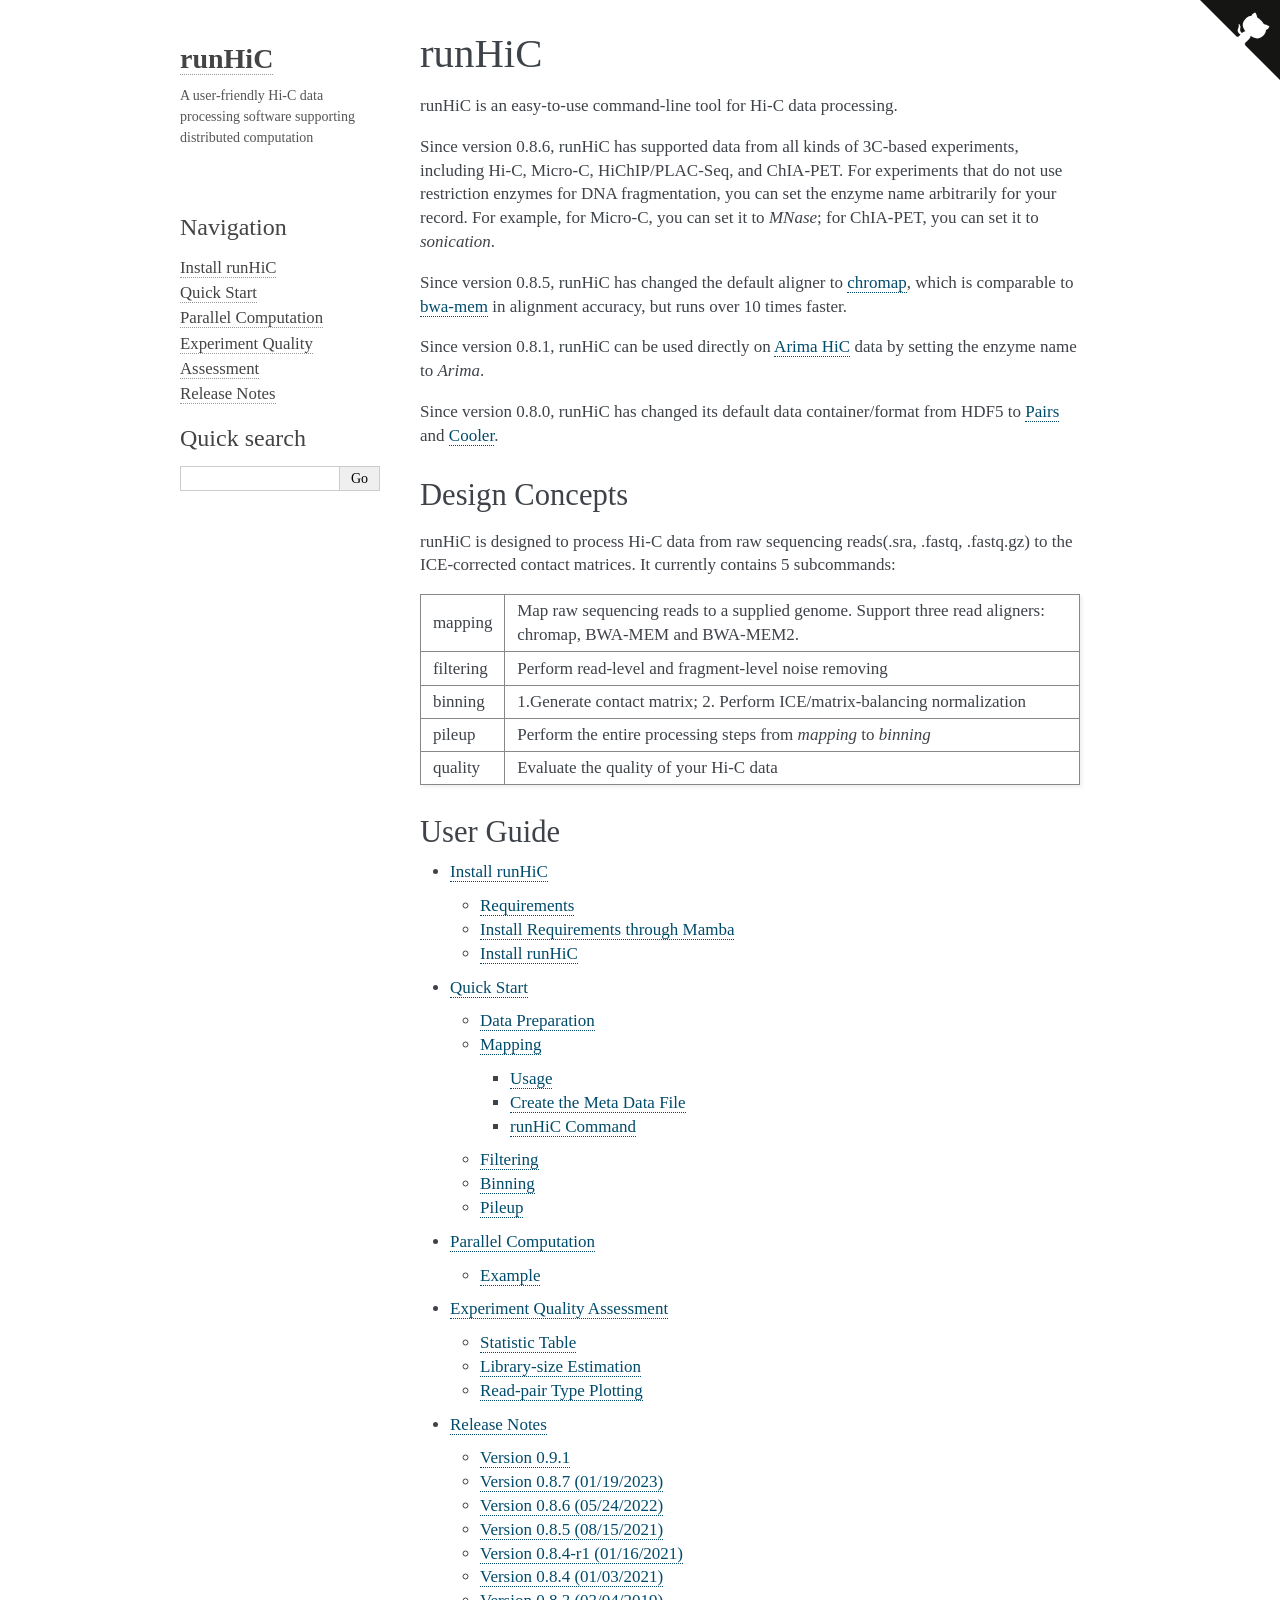
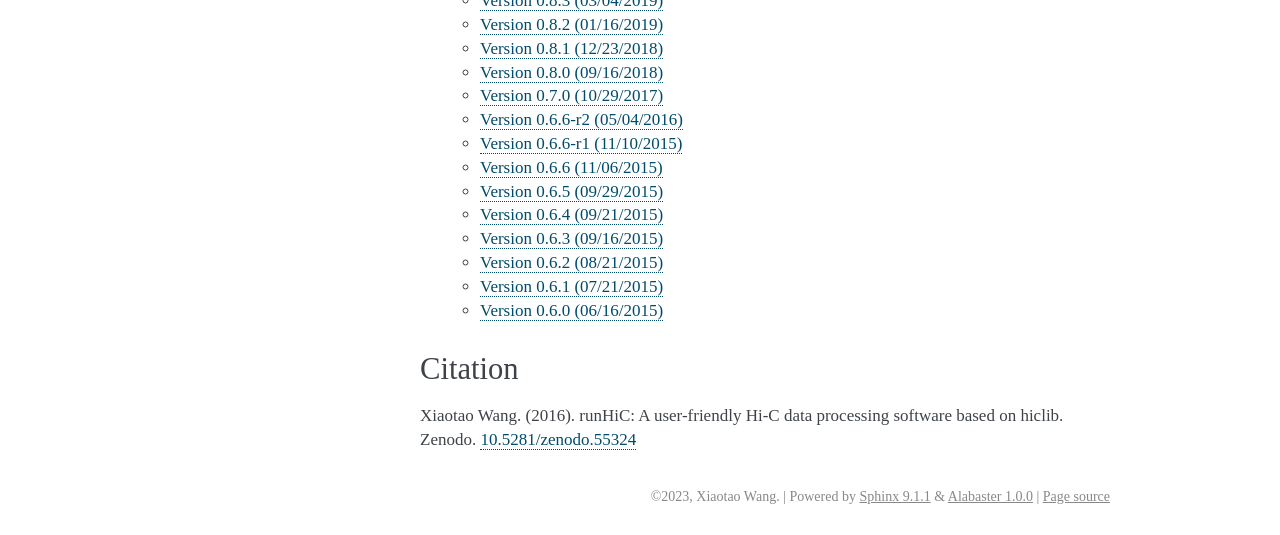
<file: docs/index.html>
<!DOCTYPE html>

<html lang="en" data-content_root="./">
  <head>
    <meta charset="utf-8" />
    <meta name="viewport" content="width=device-width, initial-scale=1.0" /><meta name="viewport" content="width=device-width, initial-scale=1" />

    <title>runHiC &#8212; runHiC 0.9.1 documentation</title>
    <link rel="stylesheet" type="text/css" href="_static/pygments.css?v=5ecbeea2" />
    <link rel="stylesheet" type="text/css" href="_static/basic.css?v=b08954a9" />
    <link rel="stylesheet" type="text/css" href="_static/alabaster.css?v=f6a572b4" />
    <script src="_static/documentation_options.js?v=9dc39874"></script>
    <script src="_static/doctools.js?v=fd6eb6e6"></script>
    <script src="_static/sphinx_highlight.js?v=6ffebe34"></script>
    <link rel="index" title="Index" href="genindex.html" />
    <link rel="search" title="Search" href="search.html" />
    <link rel="next" title="Install runHiC" href="install.html" />

  <link rel="stylesheet" href="_static/custom.css" type="text/css" />





  </head><body>
  <div class="document">

      <div class="sphinxsidebar" role="navigation" aria-label="Main">
        <div class="sphinxsidebarwrapper">
<h1 class="logo"><a href="#">runHiC</a></h1>



<p class="blurb">A user-friendly Hi-C data processing software supporting distributed computation</p>




<p>
<iframe src="https://ghbtns.com/github-btn.html?user=XiaoTaoWang&repo=HiC_pipeline&type=star&count=true&size=large&v=2"
  allowtransparency="true" frameborder="0" scrolling="0" width="200px" height="35px"></iframe>
</p>





<h3>Navigation</h3>
<ul>
<li class="toctree-l1"><a class="reference internal" href="install.html">Install runHiC</a></li>
<li class="toctree-l1"><a class="reference internal" href="quickstart.html">Quick Start</a></li>
<li class="toctree-l1"><a class="reference internal" href="parallel.html">Parallel Computation</a></li>
<li class="toctree-l1"><a class="reference internal" href="quality.html">Experiment Quality Assessment</a></li>
<li class="toctree-l1"><a class="reference internal" href="changelog.html">Release Notes</a></li>
</ul>


<search id="searchbox" style="display: none" role="search">
  <h3 id="searchlabel">Quick search</h3>
    <div class="searchformwrapper">
    <form class="search" action="search.html" method="get">
      <input type="text" name="q" aria-labelledby="searchlabel" autocomplete="off" autocorrect="off" autocapitalize="off" spellcheck="false"/>
      <input type="submit" value="Go" />
    </form>
    </div>
</search>
<script>document.getElementById('searchbox').style.display = "block"</script>
        </div>
      </div>
      <div class="documentwrapper">
        <div class="bodywrapper">


          <div class="body" role="main">

  <section id="runhic">
<h1>runHiC<a class="headerlink" href="#runhic" title="Link to this heading">¶</a></h1>
<p>runHiC is an easy-to-use command-line tool for Hi-C data processing.</p>
<p>Since version 0.8.6, runHiC has supported data from all kinds of 3C-based experiments,
including Hi-C, Micro-C, HiChIP/PLAC-Seq, and ChIA-PET. For experiments that do not use
restriction enzymes for DNA fragmentation, you can set the enzyme name arbitrarily for your
record. For example, for Micro-C, you can set it to <em>MNase</em>; for ChIA-PET, you can set it to
<em>sonication</em>.</p>
<p>Since version 0.8.5, runHiC has changed the default aligner to <a class="reference external" href="https://github.com/haowenz/chromap">chromap</a>,
which is comparable to <a class="reference external" href="https://github.com/lh3/bwa">bwa-mem</a> in alignment accuracy, but runs over 10 times faster.</p>
<p>Since version 0.8.1, runHiC can be used directly on <a class="reference external" href="https://arimagenomics.com">Arima HiC</a> data
by setting the enzyme name to <em>Arima</em>.</p>
<p>Since version 0.8.0, runHiC has changed its default data container/format from HDF5 to
<a class="reference external" href="https://github.com/4dn-dcic/pairix/blob/master/pairs_format_specification.md">Pairs</a> and
<a class="reference external" href="https://github.com/mirnylab/cooler">Cooler</a>.</p>
<section id="design-concepts">
<h2>Design Concepts<a class="headerlink" href="#design-concepts" title="Link to this heading">¶</a></h2>
<p>runHiC is designed to process Hi-C data from raw sequencing reads(.sra, .fastq, .fastq.gz) to the ICE-corrected
contact matrices. It currently contains 5 subcommands:</p>
<table class="docutils align-default">
<tbody>
<tr class="row-odd"><td><p>mapping</p></td>
<td><p>Map raw sequencing reads to a supplied genome. Support three read aligners: chromap, BWA-MEM and BWA-MEM2.</p></td>
</tr>
<tr class="row-even"><td><p>filtering</p></td>
<td><p>Perform read-level and fragment-level noise removing</p></td>
</tr>
<tr class="row-odd"><td><p>binning</p></td>
<td><p>1.Generate contact matrix; 2. Perform ICE/matrix-balancing normalization</p></td>
</tr>
<tr class="row-even"><td><p>pileup</p></td>
<td><p>Perform the entire processing steps from <em>mapping</em> to <em>binning</em></p></td>
</tr>
<tr class="row-odd"><td><p>quality</p></td>
<td><p>Evaluate the quality of your Hi-C data</p></td>
</tr>
</tbody>
</table>
</section>
<section id="user-guide">
<h2>User Guide<a class="headerlink" href="#user-guide" title="Link to this heading">¶</a></h2>
<div class="toctree-wrapper compound">
<ul>
<li class="toctree-l1"><a class="reference internal" href="install.html">Install runHiC</a><ul>
<li class="toctree-l2"><a class="reference internal" href="install.html#requirements">Requirements</a></li>
<li class="toctree-l2"><a class="reference internal" href="install.html#install-requirements-through-mamba">Install Requirements through Mamba</a></li>
<li class="toctree-l2"><a class="reference internal" href="install.html#id1">Install runHiC</a></li>
</ul>
</li>
<li class="toctree-l1"><a class="reference internal" href="quickstart.html">Quick Start</a><ul>
<li class="toctree-l2"><a class="reference internal" href="quickstart.html#data-preparation">Data Preparation</a></li>
<li class="toctree-l2"><a class="reference internal" href="quickstart.html#mapping">Mapping</a><ul>
<li class="toctree-l3"><a class="reference internal" href="quickstart.html#usage">Usage</a></li>
<li class="toctree-l3"><a class="reference internal" href="quickstart.html#create-the-meta-data-file">Create the Meta Data File</a></li>
<li class="toctree-l3"><a class="reference internal" href="quickstart.html#runhic-command">runHiC Command</a></li>
</ul>
</li>
<li class="toctree-l2"><a class="reference internal" href="quickstart.html#filtering">Filtering</a></li>
<li class="toctree-l2"><a class="reference internal" href="quickstart.html#binning">Binning</a></li>
<li class="toctree-l2"><a class="reference internal" href="quickstart.html#pileup">Pileup</a></li>
</ul>
</li>
<li class="toctree-l1"><a class="reference internal" href="parallel.html">Parallel Computation</a><ul>
<li class="toctree-l2"><a class="reference internal" href="parallel.html#example">Example</a></li>
</ul>
</li>
<li class="toctree-l1"><a class="reference internal" href="quality.html">Experiment Quality Assessment</a><ul>
<li class="toctree-l2"><a class="reference internal" href="quality.html#statistic-table">Statistic Table</a></li>
<li class="toctree-l2"><a class="reference internal" href="quality.html#library-size-estimation">Library-size Estimation</a></li>
<li class="toctree-l2"><a class="reference internal" href="quality.html#read-pair-type-plotting">Read-pair Type Plotting</a></li>
</ul>
</li>
<li class="toctree-l1"><a class="reference internal" href="changelog.html">Release Notes</a><ul>
<li class="toctree-l2"><a class="reference internal" href="changelog.html#version-0-9-1">Version 0.9.1</a></li>
<li class="toctree-l2"><a class="reference internal" href="changelog.html#version-0-8-7-01-19-2023">Version 0.8.7 (01/19/2023)</a></li>
<li class="toctree-l2"><a class="reference internal" href="changelog.html#version-0-8-6-05-24-2022">Version 0.8.6 (05/24/2022)</a></li>
<li class="toctree-l2"><a class="reference internal" href="changelog.html#version-0-8-5-08-15-2021">Version 0.8.5 (08/15/2021)</a></li>
<li class="toctree-l2"><a class="reference internal" href="changelog.html#version-0-8-4-r1-01-16-2021">Version 0.8.4-r1 (01/16/2021)</a></li>
<li class="toctree-l2"><a class="reference internal" href="changelog.html#version-0-8-4-01-03-2021">Version 0.8.4 (01/03/2021)</a></li>
<li class="toctree-l2"><a class="reference internal" href="changelog.html#version-0-8-3-03-04-2019">Version 0.8.3 (03/04/2019)</a></li>
<li class="toctree-l2"><a class="reference internal" href="changelog.html#version-0-8-2-01-16-2019">Version 0.8.2 (01/16/2019)</a></li>
<li class="toctree-l2"><a class="reference internal" href="changelog.html#version-0-8-1-12-23-2018">Version 0.8.1 (12/23/2018)</a></li>
<li class="toctree-l2"><a class="reference internal" href="changelog.html#version-0-8-0-09-16-2018">Version 0.8.0 (09/16/2018)</a></li>
<li class="toctree-l2"><a class="reference internal" href="changelog.html#version-0-7-0-10-29-2017">Version 0.7.0 (10/29/2017)</a></li>
<li class="toctree-l2"><a class="reference internal" href="changelog.html#version-0-6-6-r2-05-04-2016">Version 0.6.6-r2 (05/04/2016)</a></li>
<li class="toctree-l2"><a class="reference internal" href="changelog.html#version-0-6-6-r1-11-10-2015">Version 0.6.6-r1 (11/10/2015)</a></li>
<li class="toctree-l2"><a class="reference internal" href="changelog.html#version-0-6-6-11-06-2015">Version 0.6.6 (11/06/2015)</a></li>
<li class="toctree-l2"><a class="reference internal" href="changelog.html#version-0-6-5-09-29-2015">Version 0.6.5 (09/29/2015)</a></li>
<li class="toctree-l2"><a class="reference internal" href="changelog.html#version-0-6-4-09-21-2015">Version 0.6.4 (09/21/2015)</a></li>
<li class="toctree-l2"><a class="reference internal" href="changelog.html#version-0-6-3-09-16-2015">Version 0.6.3 (09/16/2015)</a></li>
<li class="toctree-l2"><a class="reference internal" href="changelog.html#version-0-6-2-08-21-2015">Version 0.6.2 (08/21/2015)</a></li>
<li class="toctree-l2"><a class="reference internal" href="changelog.html#version-0-6-1-07-21-2015">Version 0.6.1 (07/21/2015)</a></li>
<li class="toctree-l2"><a class="reference internal" href="changelog.html#version-0-6-0-06-16-2015">Version 0.6.0 (06/16/2015)</a></li>
</ul>
</li>
</ul>
</div>
</section>
<section id="citation">
<h2>Citation<a class="headerlink" href="#citation" title="Link to this heading">¶</a></h2>
<p>Xiaotao Wang. (2016). runHiC: A user-friendly Hi-C data processing software based on hiclib. Zenodo.
<a class="reference external" href="http://dx.doi.org/10.5281/zenodo.55324">10.5281/zenodo.55324</a></p>
</section>
</section>


          </div>

        </div>
      </div>
    <div class="clearer"></div>
  </div>
    <div class="footer">
      &#169;2023, Xiaotao Wang.

      |
      Powered by <a href="https://www.sphinx-doc.org/">Sphinx 9.1.1</a>
      &amp; <a href="https://alabaster.readthedocs.io">Alabaster 1.0.0</a>

      |
      <a href="_sources/index.rst.txt"
          rel="nofollow">Page source</a>
    </div>


    <a href="https://github.com/XiaoTaoWang/HiC_pipeline" class="github">
        <img src="_static/github-banner.svg" alt="Fork me on GitHub" class="github"/>
    </a>



  </body>
</html>
</file>
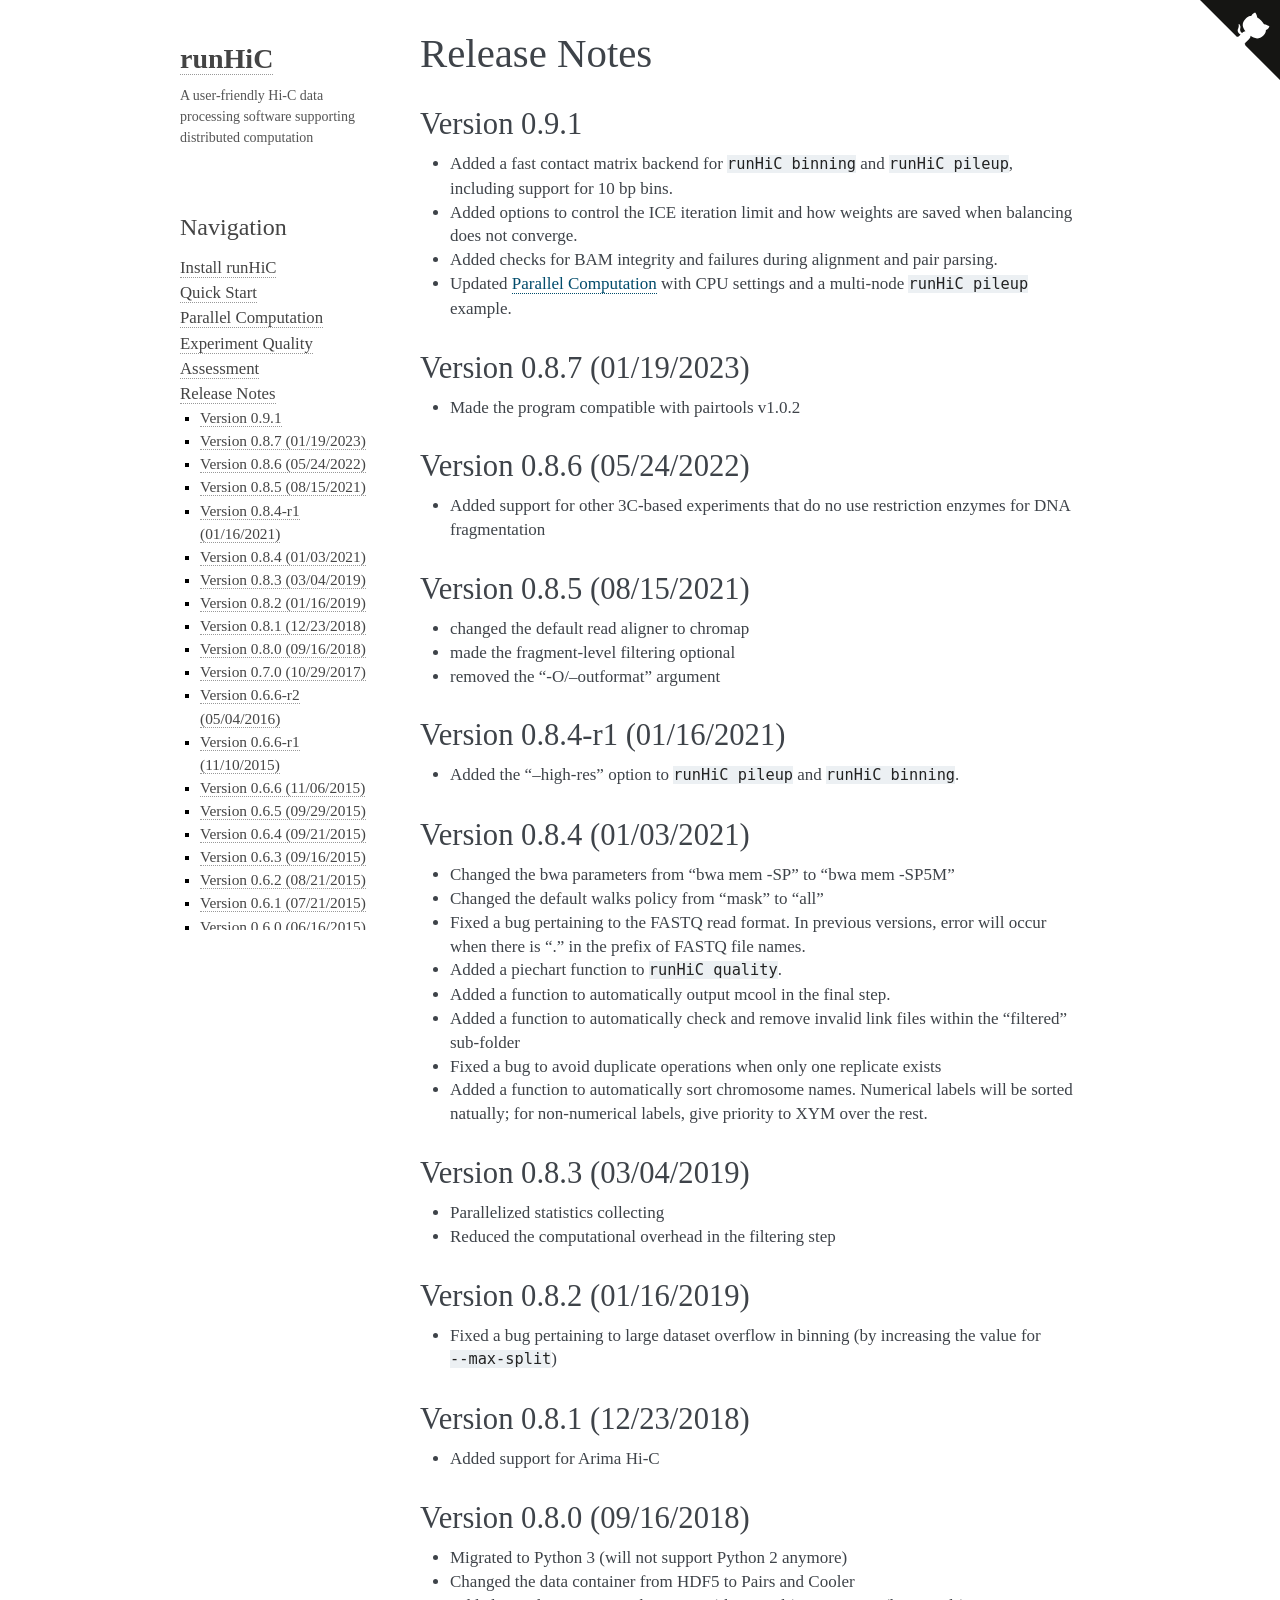
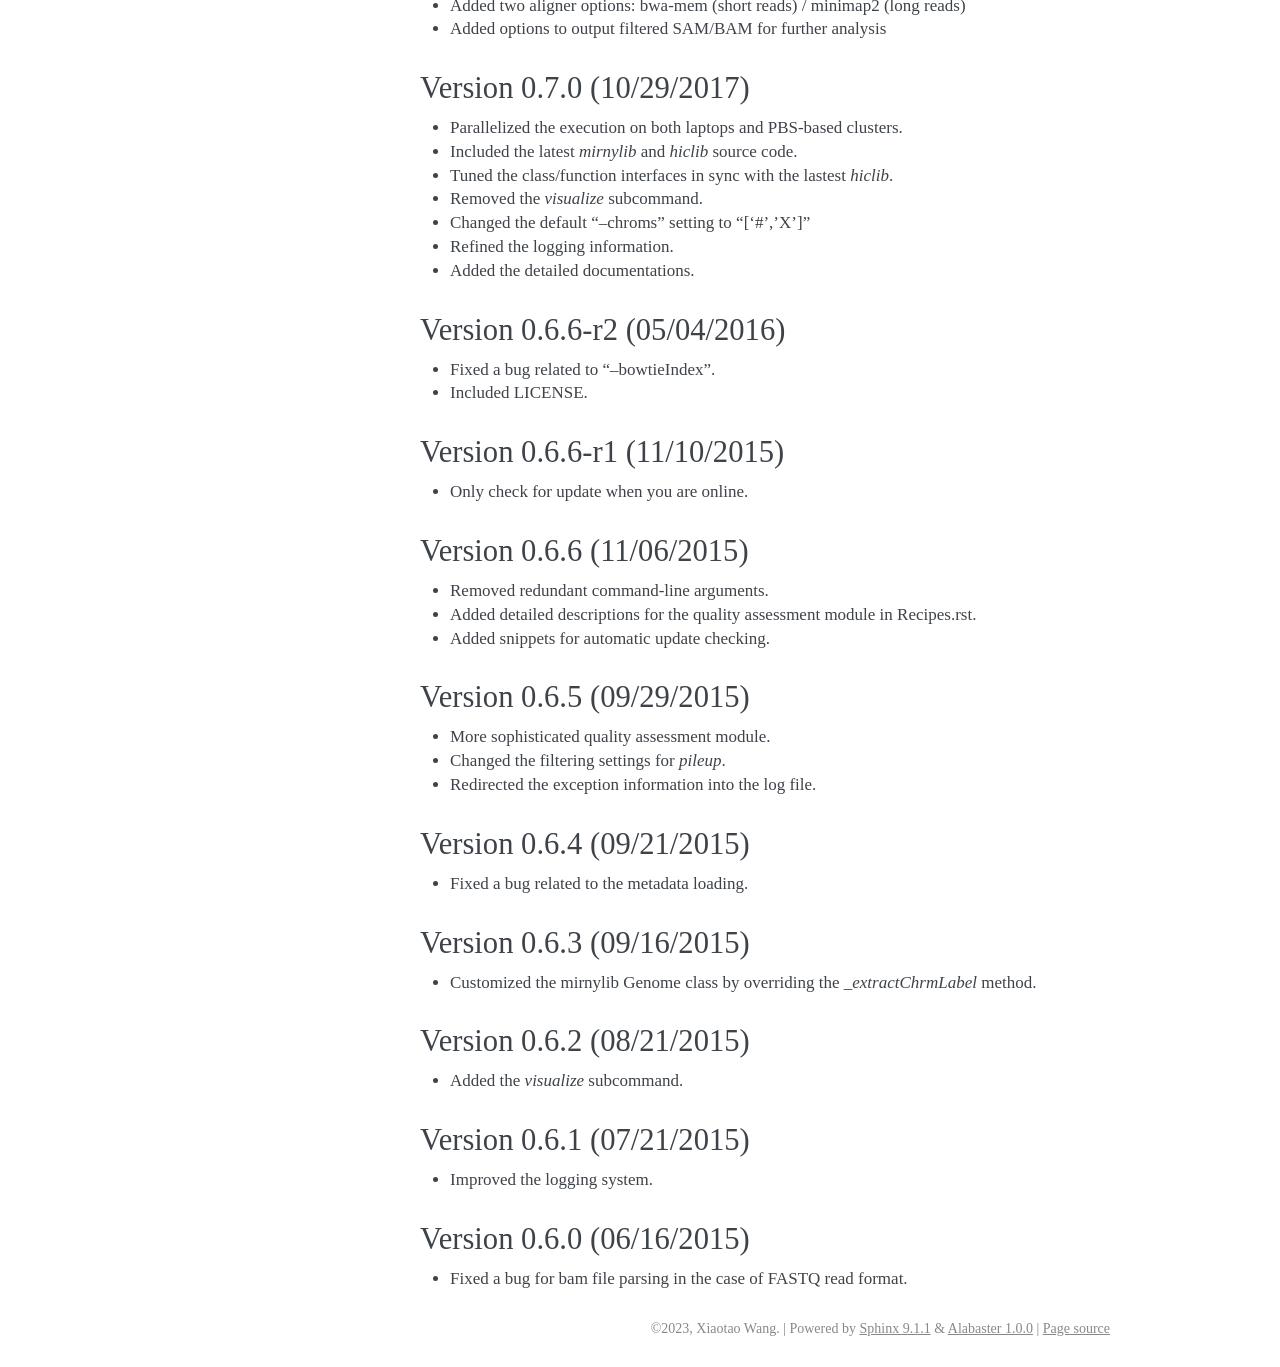
<file: docs/changelog.html>
<!DOCTYPE html>

<html lang="en" data-content_root="./">
  <head>
    <meta charset="utf-8" />
    <meta name="viewport" content="width=device-width, initial-scale=1.0" /><meta name="viewport" content="width=device-width, initial-scale=1" />

    <title>Release Notes &#8212; runHiC 0.9.1 documentation</title>
    <link rel="stylesheet" type="text/css" href="_static/pygments.css?v=5ecbeea2" />
    <link rel="stylesheet" type="text/css" href="_static/basic.css?v=b08954a9" />
    <link rel="stylesheet" type="text/css" href="_static/alabaster.css?v=f6a572b4" />
    <script src="_static/documentation_options.js?v=9dc39874"></script>
    <script src="_static/doctools.js?v=fd6eb6e6"></script>
    <script src="_static/sphinx_highlight.js?v=6ffebe34"></script>
    <link rel="index" title="Index" href="genindex.html" />
    <link rel="search" title="Search" href="search.html" />
    <link rel="prev" title="Experiment Quality Assessment" href="quality.html" />

  <link rel="stylesheet" href="_static/custom.css" type="text/css" />





  </head><body>
  <div class="document">

      <div class="sphinxsidebar" role="navigation" aria-label="Main">
        <div class="sphinxsidebarwrapper">
<h1 class="logo"><a href="index.html">runHiC</a></h1>



<p class="blurb">A user-friendly Hi-C data processing software supporting distributed computation</p>




<p>
<iframe src="https://ghbtns.com/github-btn.html?user=XiaoTaoWang&repo=HiC_pipeline&type=star&count=true&size=large&v=2"
  allowtransparency="true" frameborder="0" scrolling="0" width="200px" height="35px"></iframe>
</p>





<h3>Navigation</h3>
<ul class="current">
<li class="toctree-l1"><a class="reference internal" href="install.html">Install runHiC</a></li>
<li class="toctree-l1"><a class="reference internal" href="quickstart.html">Quick Start</a></li>
<li class="toctree-l1"><a class="reference internal" href="parallel.html">Parallel Computation</a></li>
<li class="toctree-l1"><a class="reference internal" href="quality.html">Experiment Quality Assessment</a></li>
<li class="toctree-l1 current"><a class="current reference internal" href="#">Release Notes</a><ul>
<li class="toctree-l2"><a class="reference internal" href="#version-0-9-1">Version 0.9.1</a></li>
<li class="toctree-l2"><a class="reference internal" href="#version-0-8-7-01-19-2023">Version 0.8.7 (01/19/2023)</a></li>
<li class="toctree-l2"><a class="reference internal" href="#version-0-8-6-05-24-2022">Version 0.8.6 (05/24/2022)</a></li>
<li class="toctree-l2"><a class="reference internal" href="#version-0-8-5-08-15-2021">Version 0.8.5 (08/15/2021)</a></li>
<li class="toctree-l2"><a class="reference internal" href="#version-0-8-4-r1-01-16-2021">Version 0.8.4-r1 (01/16/2021)</a></li>
<li class="toctree-l2"><a class="reference internal" href="#version-0-8-4-01-03-2021">Version 0.8.4 (01/03/2021)</a></li>
<li class="toctree-l2"><a class="reference internal" href="#version-0-8-3-03-04-2019">Version 0.8.3 (03/04/2019)</a></li>
<li class="toctree-l2"><a class="reference internal" href="#version-0-8-2-01-16-2019">Version 0.8.2 (01/16/2019)</a></li>
<li class="toctree-l2"><a class="reference internal" href="#version-0-8-1-12-23-2018">Version 0.8.1 (12/23/2018)</a></li>
<li class="toctree-l2"><a class="reference internal" href="#version-0-8-0-09-16-2018">Version 0.8.0 (09/16/2018)</a></li>
<li class="toctree-l2"><a class="reference internal" href="#version-0-7-0-10-29-2017">Version 0.7.0 (10/29/2017)</a></li>
<li class="toctree-l2"><a class="reference internal" href="#version-0-6-6-r2-05-04-2016">Version 0.6.6-r2 (05/04/2016)</a></li>
<li class="toctree-l2"><a class="reference internal" href="#version-0-6-6-r1-11-10-2015">Version 0.6.6-r1 (11/10/2015)</a></li>
<li class="toctree-l2"><a class="reference internal" href="#version-0-6-6-11-06-2015">Version 0.6.6 (11/06/2015)</a></li>
<li class="toctree-l2"><a class="reference internal" href="#version-0-6-5-09-29-2015">Version 0.6.5 (09/29/2015)</a></li>
<li class="toctree-l2"><a class="reference internal" href="#version-0-6-4-09-21-2015">Version 0.6.4 (09/21/2015)</a></li>
<li class="toctree-l2"><a class="reference internal" href="#version-0-6-3-09-16-2015">Version 0.6.3 (09/16/2015)</a></li>
<li class="toctree-l2"><a class="reference internal" href="#version-0-6-2-08-21-2015">Version 0.6.2 (08/21/2015)</a></li>
<li class="toctree-l2"><a class="reference internal" href="#version-0-6-1-07-21-2015">Version 0.6.1 (07/21/2015)</a></li>
<li class="toctree-l2"><a class="reference internal" href="#version-0-6-0-06-16-2015">Version 0.6.0 (06/16/2015)</a></li>
</ul>
</li>
</ul>


<search id="searchbox" style="display: none" role="search">
  <h3 id="searchlabel">Quick search</h3>
    <div class="searchformwrapper">
    <form class="search" action="search.html" method="get">
      <input type="text" name="q" aria-labelledby="searchlabel" autocomplete="off" autocorrect="off" autocapitalize="off" spellcheck="false"/>
      <input type="submit" value="Go" />
    </form>
    </div>
</search>
<script>document.getElementById('searchbox').style.display = "block"</script>
        </div>
      </div>
      <div class="documentwrapper">
        <div class="bodywrapper">


          <div class="body" role="main">

  <section id="release-notes">
<h1>Release Notes<a class="headerlink" href="#release-notes" title="Link to this heading">¶</a></h1>
<section id="version-0-9-1">
<h2>Version 0.9.1<a class="headerlink" href="#version-0-9-1" title="Link to this heading">¶</a></h2>
<ul class="simple">
<li><p>Added a fast contact matrix backend for <code class="docutils literal notranslate"><span class="pre">runHiC</span> <span class="pre">binning</span></code> and <code class="docutils literal notranslate"><span class="pre">runHiC</span> <span class="pre">pileup</span></code>, including support for 10 bp bins.</p></li>
<li><p>Added options to control the ICE iteration limit and how weights are saved when balancing does not converge.</p></li>
<li><p>Added checks for BAM integrity and failures during alignment and pair parsing.</p></li>
<li><p>Updated <a class="reference internal" href="parallel.html"><span class="doc">Parallel Computation</span></a> with CPU settings and a multi-node <code class="docutils literal notranslate"><span class="pre">runHiC</span> <span class="pre">pileup</span></code> example.</p></li>
</ul>
</section>
<section id="version-0-8-7-01-19-2023">
<h2>Version 0.8.7 (01/19/2023)<a class="headerlink" href="#version-0-8-7-01-19-2023" title="Link to this heading">¶</a></h2>
<ul class="simple">
<li><p>Made the program compatible with pairtools v1.0.2</p></li>
</ul>
</section>
<section id="version-0-8-6-05-24-2022">
<h2>Version 0.8.6 (05/24/2022)<a class="headerlink" href="#version-0-8-6-05-24-2022" title="Link to this heading">¶</a></h2>
<ul class="simple">
<li><p>Added support for other 3C-based experiments that do no use restriction enzymes for DNA fragmentation</p></li>
</ul>
</section>
<section id="version-0-8-5-08-15-2021">
<h2>Version 0.8.5 (08/15/2021)<a class="headerlink" href="#version-0-8-5-08-15-2021" title="Link to this heading">¶</a></h2>
<ul class="simple">
<li><p>changed the default read aligner to chromap</p></li>
<li><p>made the fragment-level filtering optional</p></li>
<li><p>removed the “-O/–outformat” argument</p></li>
</ul>
</section>
<section id="version-0-8-4-r1-01-16-2021">
<h2>Version 0.8.4-r1 (01/16/2021)<a class="headerlink" href="#version-0-8-4-r1-01-16-2021" title="Link to this heading">¶</a></h2>
<ul class="simple">
<li><p>Added the “–high-res” option to <code class="docutils literal notranslate"><span class="pre">runHiC</span> <span class="pre">pileup</span></code> and <code class="docutils literal notranslate"><span class="pre">runHiC</span> <span class="pre">binning</span></code>.</p></li>
</ul>
</section>
<section id="version-0-8-4-01-03-2021">
<h2>Version 0.8.4 (01/03/2021)<a class="headerlink" href="#version-0-8-4-01-03-2021" title="Link to this heading">¶</a></h2>
<ul class="simple">
<li><p>Changed the bwa parameters from “bwa mem -SP” to “bwa mem -SP5M”</p></li>
<li><p>Changed the default walks policy from “mask” to “all”</p></li>
<li><p>Fixed a bug pertaining to the FASTQ read format. In previous versions, error will occur when there is “.” in the prefix of FASTQ file names.</p></li>
<li><p>Added a piechart function to <code class="docutils literal notranslate"><span class="pre">runHiC</span> <span class="pre">quality</span></code>.</p></li>
<li><p>Added a function to automatically output mcool in the final step.</p></li>
<li><p>Added a function to automatically check and remove invalid link files within the “filtered” sub-folder</p></li>
<li><p>Fixed a bug to avoid duplicate operations when only one replicate exists</p></li>
<li><p>Added a function to automatically sort chromosome names. Numerical labels will be sorted natually; for non-numerical labels, give priority to XYM over the rest.</p></li>
</ul>
</section>
<section id="version-0-8-3-03-04-2019">
<h2>Version 0.8.3 (03/04/2019)<a class="headerlink" href="#version-0-8-3-03-04-2019" title="Link to this heading">¶</a></h2>
<ul class="simple">
<li><p>Parallelized statistics collecting</p></li>
<li><p>Reduced the computational overhead in the filtering step</p></li>
</ul>
</section>
<section id="version-0-8-2-01-16-2019">
<h2>Version 0.8.2 (01/16/2019)<a class="headerlink" href="#version-0-8-2-01-16-2019" title="Link to this heading">¶</a></h2>
<ul class="simple">
<li><p>Fixed a bug pertaining to large dataset overflow in binning (by increasing the value for <code class="docutils literal notranslate"><span class="pre">--max-split</span></code>)</p></li>
</ul>
</section>
<section id="version-0-8-1-12-23-2018">
<h2>Version 0.8.1 (12/23/2018)<a class="headerlink" href="#version-0-8-1-12-23-2018" title="Link to this heading">¶</a></h2>
<ul class="simple">
<li><p>Added support for Arima Hi-C</p></li>
</ul>
</section>
<section id="version-0-8-0-09-16-2018">
<h2>Version 0.8.0 (09/16/2018)<a class="headerlink" href="#version-0-8-0-09-16-2018" title="Link to this heading">¶</a></h2>
<ul class="simple">
<li><p>Migrated to Python 3 (will not support Python 2 anymore)</p></li>
<li><p>Changed the data container from HDF5 to Pairs and Cooler</p></li>
<li><p>Added two aligner options: bwa-mem (short reads) / minimap2 (long reads)</p></li>
<li><p>Added options to output filtered SAM/BAM for further analysis</p></li>
</ul>
</section>
<section id="version-0-7-0-10-29-2017">
<h2>Version 0.7.0 (10/29/2017)<a class="headerlink" href="#version-0-7-0-10-29-2017" title="Link to this heading">¶</a></h2>
<ul class="simple">
<li><p>Parallelized the execution on both laptops and PBS-based clusters.</p></li>
<li><p>Included the latest <em>mirnylib</em> and <em>hiclib</em> source code.</p></li>
<li><p>Tuned the class/function interfaces in sync with the lastest <em>hiclib</em>.</p></li>
<li><p>Removed the <em>visualize</em> subcommand.</p></li>
<li><p>Changed the default “–chroms” setting to “[‘#’,’X’]”</p></li>
<li><p>Refined the logging information.</p></li>
<li><p>Added the detailed documentations.</p></li>
</ul>
</section>
<section id="version-0-6-6-r2-05-04-2016">
<h2>Version 0.6.6-r2 (05/04/2016)<a class="headerlink" href="#version-0-6-6-r2-05-04-2016" title="Link to this heading">¶</a></h2>
<ul class="simple">
<li><p>Fixed a bug related to “–bowtieIndex”.</p></li>
<li><p>Included LICENSE.</p></li>
</ul>
</section>
<section id="version-0-6-6-r1-11-10-2015">
<h2>Version 0.6.6-r1 (11/10/2015)<a class="headerlink" href="#version-0-6-6-r1-11-10-2015" title="Link to this heading">¶</a></h2>
<ul class="simple">
<li><p>Only check for update when you are online.</p></li>
</ul>
</section>
<section id="version-0-6-6-11-06-2015">
<h2>Version 0.6.6 (11/06/2015)<a class="headerlink" href="#version-0-6-6-11-06-2015" title="Link to this heading">¶</a></h2>
<ul class="simple">
<li><p>Removed redundant command-line arguments.</p></li>
<li><p>Added detailed descriptions for the quality assessment module in Recipes.rst.</p></li>
<li><p>Added snippets for automatic update checking.</p></li>
</ul>
</section>
<section id="version-0-6-5-09-29-2015">
<h2>Version 0.6.5 (09/29/2015)<a class="headerlink" href="#version-0-6-5-09-29-2015" title="Link to this heading">¶</a></h2>
<ul class="simple">
<li><p>More sophisticated quality assessment module.</p></li>
<li><p>Changed the filtering settings for <em>pileup</em>.</p></li>
<li><p>Redirected the exception information into the log file.</p></li>
</ul>
</section>
<section id="version-0-6-4-09-21-2015">
<h2>Version 0.6.4 (09/21/2015)<a class="headerlink" href="#version-0-6-4-09-21-2015" title="Link to this heading">¶</a></h2>
<ul class="simple">
<li><p>Fixed a bug related to the metadata loading.</p></li>
</ul>
</section>
<section id="version-0-6-3-09-16-2015">
<h2>Version 0.6.3 (09/16/2015)<a class="headerlink" href="#version-0-6-3-09-16-2015" title="Link to this heading">¶</a></h2>
<ul class="simple">
<li><p>Customized the mirnylib Genome class by overriding the <em>_extractChrmLabel</em> method.</p></li>
</ul>
</section>
<section id="version-0-6-2-08-21-2015">
<h2>Version 0.6.2 (08/21/2015)<a class="headerlink" href="#version-0-6-2-08-21-2015" title="Link to this heading">¶</a></h2>
<ul class="simple">
<li><p>Added the <em>visualize</em> subcommand.</p></li>
</ul>
</section>
<section id="version-0-6-1-07-21-2015">
<h2>Version 0.6.1 (07/21/2015)<a class="headerlink" href="#version-0-6-1-07-21-2015" title="Link to this heading">¶</a></h2>
<ul class="simple">
<li><p>Improved the logging system.</p></li>
</ul>
</section>
<section id="version-0-6-0-06-16-2015">
<h2>Version 0.6.0 (06/16/2015)<a class="headerlink" href="#version-0-6-0-06-16-2015" title="Link to this heading">¶</a></h2>
<ul class="simple">
<li><p>Fixed a bug for bam file parsing in the case of FASTQ read format.</p></li>
</ul>
</section>
</section>


          </div>

        </div>
      </div>
    <div class="clearer"></div>
  </div>
    <div class="footer">
      &#169;2023, Xiaotao Wang.

      |
      Powered by <a href="https://www.sphinx-doc.org/">Sphinx 9.1.1</a>
      &amp; <a href="https://alabaster.readthedocs.io">Alabaster 1.0.0</a>

      |
      <a href="_sources/changelog.rst.txt"
          rel="nofollow">Page source</a>
    </div>


    <a href="https://github.com/XiaoTaoWang/HiC_pipeline" class="github">
        <img src="_static/github-banner.svg" alt="Fork me on GitHub" class="github"/>
    </a>



  </body>
</html>
</file>
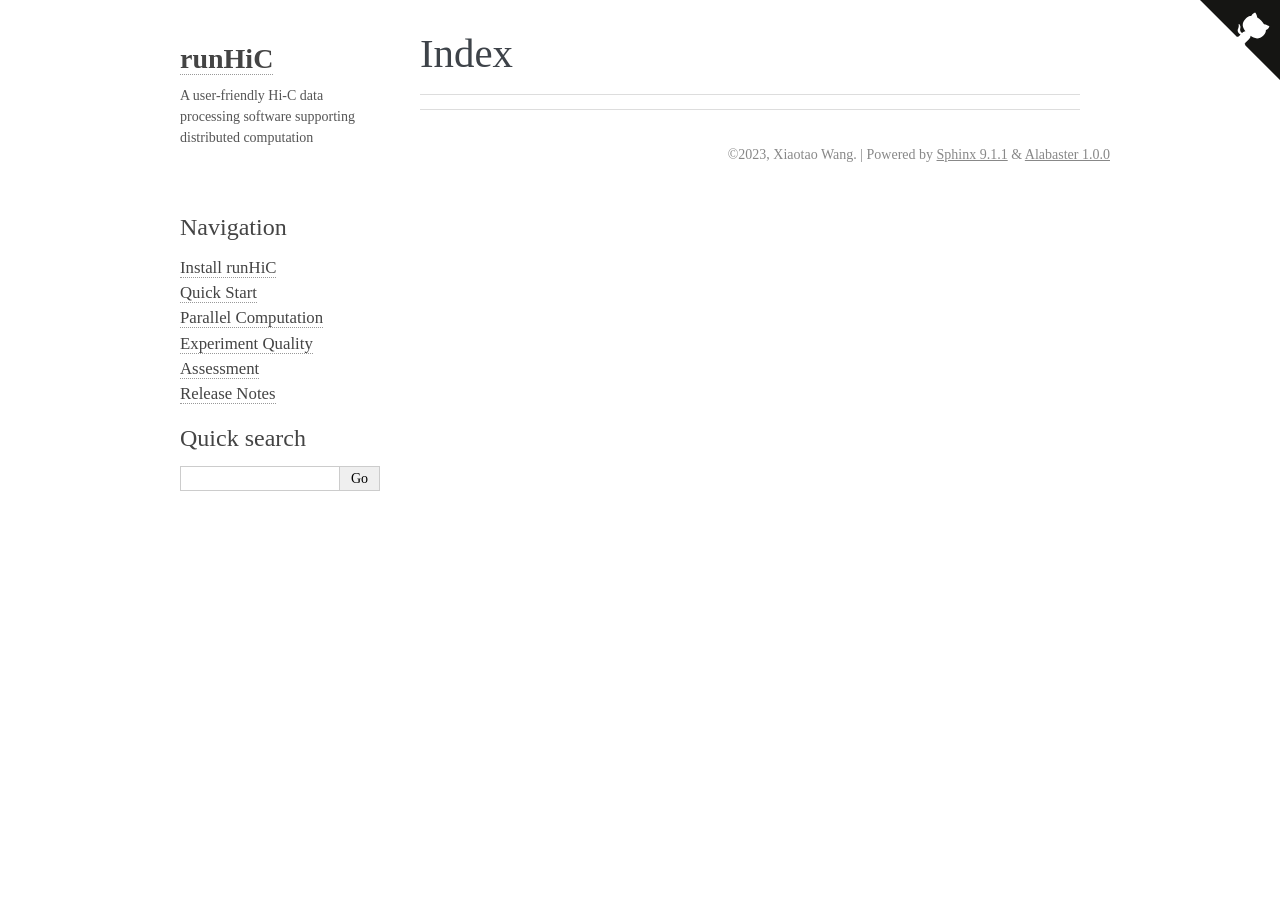
<file: docs/genindex.html>
<!DOCTYPE html>

<html lang="en" data-content_root="./">
  <head>
    <meta charset="utf-8" />
    <meta name="viewport" content="width=device-width, initial-scale=1.0" />
    <title>Index &#8212; runHiC 0.9.1 documentation</title>
    <link rel="stylesheet" type="text/css" href="_static/pygments.css?v=5ecbeea2" />
    <link rel="stylesheet" type="text/css" href="_static/basic.css?v=b08954a9" />
    <link rel="stylesheet" type="text/css" href="_static/alabaster.css?v=f6a572b4" />
    <script src="_static/documentation_options.js?v=9dc39874"></script>
    <script src="_static/doctools.js?v=fd6eb6e6"></script>
    <script src="_static/sphinx_highlight.js?v=6ffebe34"></script>
    <link rel="index" title="Index" href="#" />
    <link rel="search" title="Search" href="search.html" />

  <link rel="stylesheet" href="_static/custom.css" type="text/css" />





  </head><body>
  <div class="document">

      <div class="sphinxsidebar" role="navigation" aria-label="Main">
        <div class="sphinxsidebarwrapper">
<h1 class="logo"><a href="index.html">runHiC</a></h1>



<p class="blurb">A user-friendly Hi-C data processing software supporting distributed computation</p>




<p>
<iframe src="https://ghbtns.com/github-btn.html?user=XiaoTaoWang&repo=HiC_pipeline&type=star&count=true&size=large&v=2"
  allowtransparency="true" frameborder="0" scrolling="0" width="200px" height="35px"></iframe>
</p>





<h3>Navigation</h3>
<ul>
<li class="toctree-l1"><a class="reference internal" href="install.html">Install runHiC</a></li>
<li class="toctree-l1"><a class="reference internal" href="quickstart.html">Quick Start</a></li>
<li class="toctree-l1"><a class="reference internal" href="parallel.html">Parallel Computation</a></li>
<li class="toctree-l1"><a class="reference internal" href="quality.html">Experiment Quality Assessment</a></li>
<li class="toctree-l1"><a class="reference internal" href="changelog.html">Release Notes</a></li>
</ul>


<search id="searchbox" style="display: none" role="search">
  <h3 id="searchlabel">Quick search</h3>
    <div class="searchformwrapper">
    <form class="search" action="search.html" method="get">
      <input type="text" name="q" aria-labelledby="searchlabel" autocomplete="off" autocorrect="off" autocapitalize="off" spellcheck="false"/>
      <input type="submit" value="Go" />
    </form>
    </div>
</search>
<script>document.getElementById('searchbox').style.display = "block"</script>
        </div>
      </div>
      <div class="documentwrapper">
        <div class="bodywrapper">


          <div class="body" role="main">


<h1 id="index">Index</h1>

<div class="genindex-jumpbox">

</div>


          </div>

        </div>
      </div>
    <div class="clearer"></div>
  </div>
    <div class="footer">
      &#169;2023, Xiaotao Wang.

      |
      Powered by <a href="https://www.sphinx-doc.org/">Sphinx 9.1.1</a>
      &amp; <a href="https://alabaster.readthedocs.io">Alabaster 1.0.0</a>

    </div>


    <a href="https://github.com/XiaoTaoWang/HiC_pipeline" class="github">
        <img src="_static/github-banner.svg" alt="Fork me on GitHub" class="github"/>
    </a>



  </body>
</html>
</file>
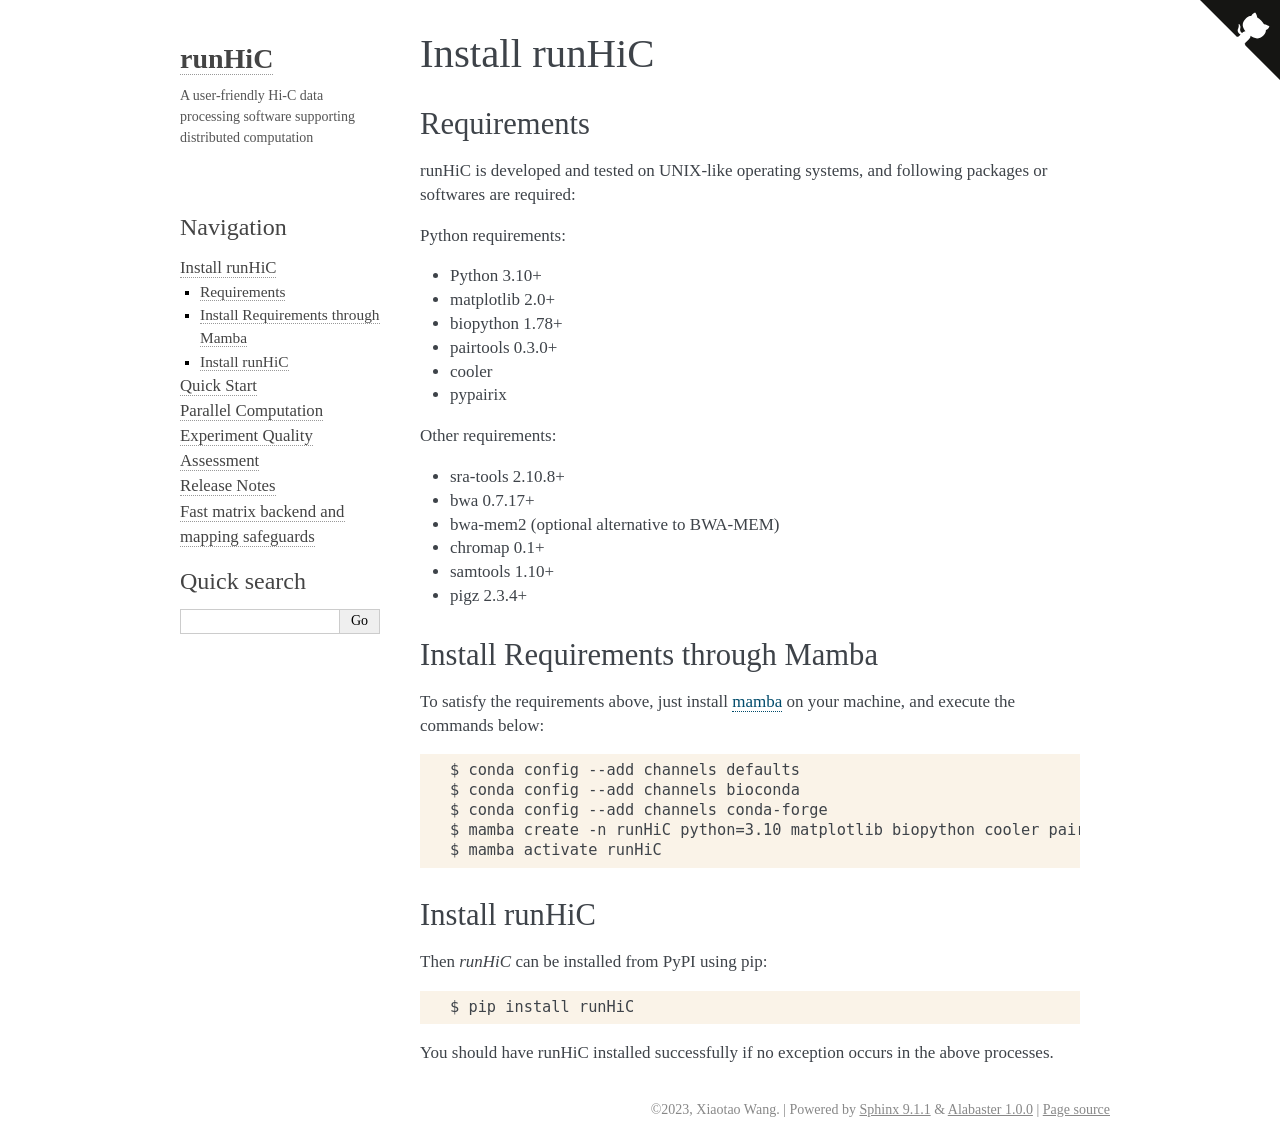
<file: docs/install.html>
<!DOCTYPE html>

<html lang="en" data-content_root="./">
  <head>
    <meta charset="utf-8" />
    <meta name="viewport" content="width=device-width, initial-scale=1.0" /><meta name="viewport" content="width=device-width, initial-scale=1" />

    <title>Install runHiC &#8212; runHiC 0.9.1 documentation</title>
    <link rel="stylesheet" type="text/css" href="_static/pygments.css?v=5ecbeea2" />
    <link rel="stylesheet" type="text/css" href="_static/basic.css?v=b08954a9" />
    <link rel="stylesheet" type="text/css" href="_static/alabaster.css?v=f6a572b4" />
    <script src="_static/documentation_options.js?v=9dc39874"></script>
    <script src="_static/doctools.js?v=fd6eb6e6"></script>
    <script src="_static/sphinx_highlight.js?v=6ffebe34"></script>
    <link rel="index" title="Index" href="genindex.html" />
    <link rel="search" title="Search" href="search.html" />
    <link rel="next" title="Quick Start" href="quickstart.html" />
    <link rel="prev" title="runHiC" href="index.html" />

  <link rel="stylesheet" href="_static/custom.css" type="text/css" />





  </head><body>
  <div class="document">

      <div class="sphinxsidebar" role="navigation" aria-label="Main">
        <div class="sphinxsidebarwrapper">
<h1 class="logo"><a href="index.html">runHiC</a></h1>



<p class="blurb">A user-friendly Hi-C data processing software supporting distributed computation</p>




<p>
<iframe src="https://ghbtns.com/github-btn.html?user=XiaoTaoWang&repo=HiC_pipeline&type=star&count=true&size=large&v=2"
  allowtransparency="true" frameborder="0" scrolling="0" width="200px" height="35px"></iframe>
</p>





<h3>Navigation</h3>
<ul class="current">
<li class="toctree-l1 current"><a class="current reference internal" href="#">Install runHiC</a><ul>
<li class="toctree-l2"><a class="reference internal" href="#requirements">Requirements</a></li>
<li class="toctree-l2"><a class="reference internal" href="#install-requirements-through-mamba">Install Requirements through Mamba</a></li>
<li class="toctree-l2"><a class="reference internal" href="#id1">Install runHiC</a></li>
</ul>
</li>
<li class="toctree-l1"><a class="reference internal" href="quickstart.html">Quick Start</a></li>
<li class="toctree-l1"><a class="reference internal" href="parallel.html">Parallel Computation</a></li>
<li class="toctree-l1"><a class="reference internal" href="quality.html">Experiment Quality Assessment</a></li>
<li class="toctree-l1"><a class="reference internal" href="changelog.html">Release Notes</a></li>
<li class="toctree-l1"><a class="reference internal" href="changelog.html#fast-matrix-backend-and-mapping-safeguards">Fast matrix backend and mapping safeguards</a></li>
</ul>


<search id="searchbox" style="display: none" role="search">
  <h3 id="searchlabel">Quick search</h3>
    <div class="searchformwrapper">
    <form class="search" action="search.html" method="get">
      <input type="text" name="q" aria-labelledby="searchlabel" autocomplete="off" autocorrect="off" autocapitalize="off" spellcheck="false"/>
      <input type="submit" value="Go" />
    </form>
    </div>
</search>
<script>document.getElementById('searchbox').style.display = "block"</script>
        </div>
      </div>
      <div class="documentwrapper">
        <div class="bodywrapper">


          <div class="body" role="main">

  <section id="install-runhic">
<h1>Install runHiC<a class="headerlink" href="#install-runhic" title="Link to this heading">¶</a></h1>
<section id="requirements">
<h2>Requirements<a class="headerlink" href="#requirements" title="Link to this heading">¶</a></h2>
<p>runHiC is developed and tested on UNIX-like operating systems, and following packages
or softwares are required:</p>
<p>Python requirements:</p>
<ul class="simple">
<li><p>Python 3.10+</p></li>
<li><p>matplotlib 2.0+</p></li>
<li><p>biopython 1.78+</p></li>
<li><p>pairtools 0.3.0+</p></li>
<li><p>cooler</p></li>
<li><p>pypairix</p></li>
</ul>
<p>Other requirements:</p>
<ul class="simple">
<li><p>sra-tools 2.10.8+</p></li>
<li><p>bwa 0.7.17+</p></li>
<li><p>bwa-mem2 (optional alternative to BWA-MEM)</p></li>
<li><p>chromap 0.1+</p></li>
<li><p>samtools 1.10+</p></li>
<li><p>pigz 2.3.4+</p></li>
</ul>
</section>
<section id="install-requirements-through-mamba">
<h2>Install Requirements through Mamba<a class="headerlink" href="#install-requirements-through-mamba" title="Link to this heading">¶</a></h2>
<p>To satisfy the requirements above, just install <a class="reference external" href="https://mamba.readthedocs.io/en/latest/installation.html">mamba</a>
on your machine, and execute the commands below:</p>
<div class="highlight-default notranslate"><div class="highlight"><pre><span></span>$ conda config --add channels defaults
$ conda config --add channels bioconda
$ conda config --add channels conda-forge
$ mamba create -n runHiC python=3.10 matplotlib biopython cooler pairtools pypairix bwa bwa-mem2 chromap samtools pigz sra-tools=3.2.1
$ mamba activate runHiC
</pre></div>
</div>
</section>
<section id="id1">
<h2>Install runHiC<a class="headerlink" href="#id1" title="Link to this heading">¶</a></h2>
<p>Then <em>runHiC</em> can be installed from PyPI using pip:</p>
<div class="highlight-default notranslate"><div class="highlight"><pre><span></span>$ pip install runHiC
</pre></div>
</div>
<p>You should have runHiC installed successfully if no exception occurs in the above processes.</p>
</section>
</section>


          </div>

        </div>
      </div>
    <div class="clearer"></div>
  </div>
    <div class="footer">
      &#169;2023, Xiaotao Wang.

      |
      Powered by <a href="https://www.sphinx-doc.org/">Sphinx 9.1.1</a>
      &amp; <a href="https://alabaster.readthedocs.io">Alabaster 1.0.0</a>

      |
      <a href="_sources/install.rst.txt"
          rel="nofollow">Page source</a>
    </div>


    <a href="https://github.com/XiaoTaoWang/HiC_pipeline" class="github">
        <img src="_static/github-banner.svg" alt="Fork me on GitHub" class="github"/>
    </a>



  </body>
</html>
</file>
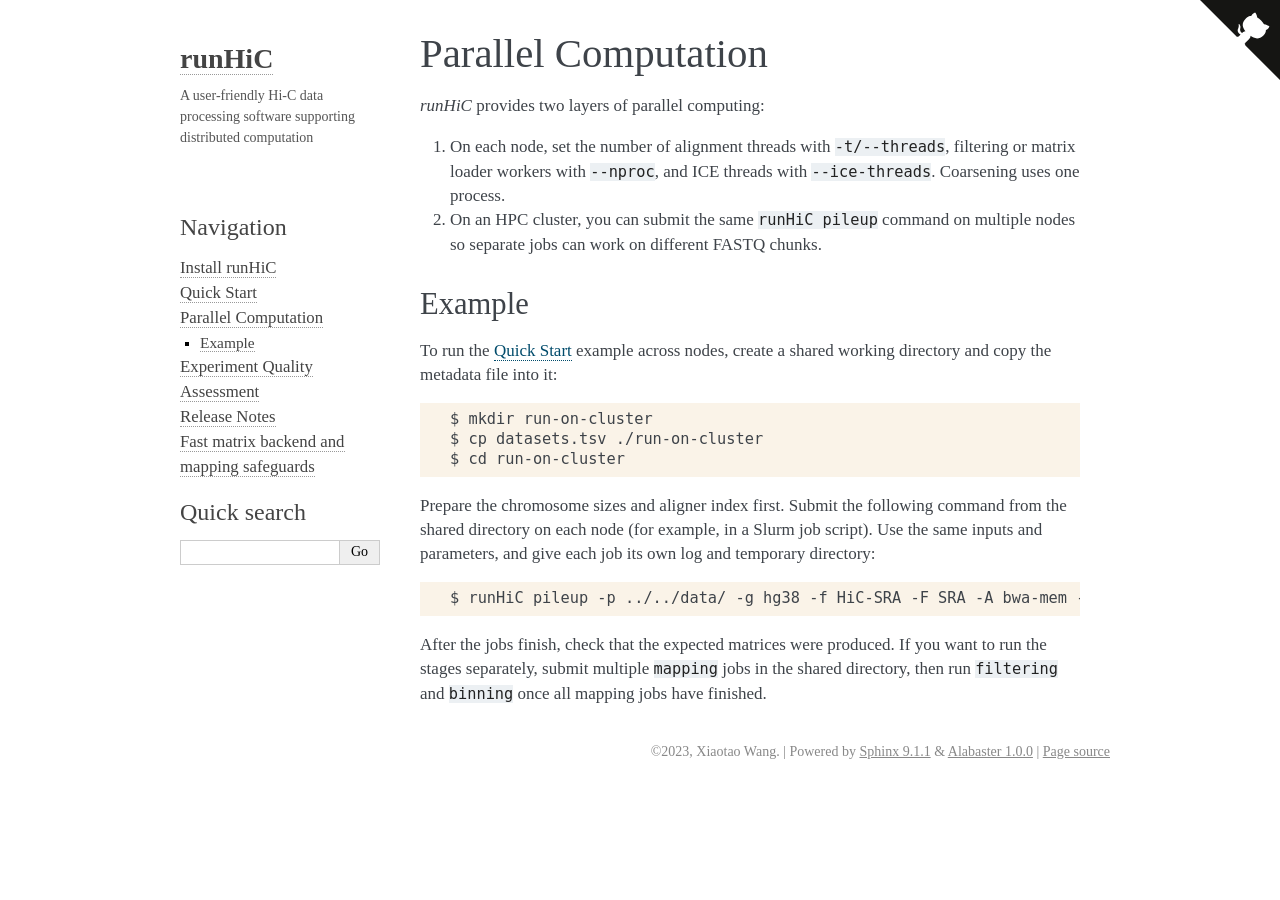
<file: docs/parallel.html>
<!DOCTYPE html>

<html lang="en" data-content_root="./">
  <head>
    <meta charset="utf-8" />
    <meta name="viewport" content="width=device-width, initial-scale=1.0" /><meta name="viewport" content="width=device-width, initial-scale=1" />

    <title>Parallel Computation &#8212; runHiC 0.9.1 documentation</title>
    <link rel="stylesheet" type="text/css" href="_static/pygments.css?v=5ecbeea2" />
    <link rel="stylesheet" type="text/css" href="_static/basic.css?v=b08954a9" />
    <link rel="stylesheet" type="text/css" href="_static/alabaster.css?v=f6a572b4" />
    <script src="_static/documentation_options.js?v=9dc39874"></script>
    <script src="_static/doctools.js?v=fd6eb6e6"></script>
    <script src="_static/sphinx_highlight.js?v=6ffebe34"></script>
    <link rel="index" title="Index" href="genindex.html" />
    <link rel="search" title="Search" href="search.html" />
    <link rel="next" title="Experiment Quality Assessment" href="quality.html" />
    <link rel="prev" title="Quick Start" href="quickstart.html" />

  <link rel="stylesheet" href="_static/custom.css" type="text/css" />





  </head><body>
  <div class="document">

      <div class="sphinxsidebar" role="navigation" aria-label="Main">
        <div class="sphinxsidebarwrapper">
<h1 class="logo"><a href="index.html">runHiC</a></h1>



<p class="blurb">A user-friendly Hi-C data processing software supporting distributed computation</p>




<p>
<iframe src="https://ghbtns.com/github-btn.html?user=XiaoTaoWang&repo=HiC_pipeline&type=star&count=true&size=large&v=2"
  allowtransparency="true" frameborder="0" scrolling="0" width="200px" height="35px"></iframe>
</p>





<h3>Navigation</h3>
<ul class="current">
<li class="toctree-l1"><a class="reference internal" href="install.html">Install runHiC</a></li>
<li class="toctree-l1"><a class="reference internal" href="quickstart.html">Quick Start</a></li>
<li class="toctree-l1 current"><a class="current reference internal" href="#">Parallel Computation</a><ul>
<li class="toctree-l2"><a class="reference internal" href="#example">Example</a></li>
</ul>
</li>
<li class="toctree-l1"><a class="reference internal" href="quality.html">Experiment Quality Assessment</a></li>
<li class="toctree-l1"><a class="reference internal" href="changelog.html">Release Notes</a></li>
<li class="toctree-l1"><a class="reference internal" href="changelog.html#fast-matrix-backend-and-mapping-safeguards">Fast matrix backend and mapping safeguards</a></li>
</ul>


<search id="searchbox" style="display: none" role="search">
  <h3 id="searchlabel">Quick search</h3>
    <div class="searchformwrapper">
    <form class="search" action="search.html" method="get">
      <input type="text" name="q" aria-labelledby="searchlabel" autocomplete="off" autocorrect="off" autocapitalize="off" spellcheck="false"/>
      <input type="submit" value="Go" />
    </form>
    </div>
</search>
<script>document.getElementById('searchbox').style.display = "block"</script>
        </div>
      </div>
      <div class="documentwrapper">
        <div class="bodywrapper">


          <div class="body" role="main">

  <section id="parallel-computation">
<h1>Parallel Computation<a class="headerlink" href="#parallel-computation" title="Link to this heading">¶</a></h1>
<p><em>runHiC</em> provides two layers of parallel computing:</p>
<ol class="arabic simple">
<li><p>On each node, set the number of alignment threads with <code class="docutils literal notranslate"><span class="pre">-t/--threads</span></code>,
filtering or matrix loader workers with <code class="docutils literal notranslate"><span class="pre">--nproc</span></code>, and ICE threads with
<code class="docutils literal notranslate"><span class="pre">--ice-threads</span></code>. Coarsening uses one process.</p></li>
<li><p>On an HPC cluster, you can submit the same <code class="docutils literal notranslate"><span class="pre">runHiC</span> <span class="pre">pileup</span></code> command on
multiple nodes so separate jobs can work on different FASTQ chunks.</p></li>
</ol>
<section id="example">
<h2>Example<a class="headerlink" href="#example" title="Link to this heading">¶</a></h2>
<p>To run the <a class="reference internal" href="quickstart.html"><span class="doc">Quick Start</span></a> example across nodes, create a shared working
directory and copy the metadata file into it:</p>
<div class="highlight-default notranslate"><div class="highlight"><pre><span></span>$ mkdir run-on-cluster
$ cp datasets.tsv ./run-on-cluster
$ cd run-on-cluster
</pre></div>
</div>
<p>Prepare the chromosome sizes and aligner index first. Submit the following
command from the shared directory on each node (for example, in a Slurm
job script). Use the same inputs and parameters, and give each job its own
log and temporary directory:</p>
<div class="highlight-default notranslate"><div class="highlight"><pre><span></span>$ runHiC pileup -p ../../data/ -g hg38 -f HiC-SRA -F SRA -A bwa-mem -t 20 --include-readid --drop-seq --chunkSize 1500000 --nproc 20 --ice-threads 20 -C ../../data/hg38/hg38.chrom.sizes -i ../../data/hg38/hg38.fa --tmpdir ".runHiC-${SLURM_JOB_ID}" --logFile "runHiC-${SLURM_JOB_ID}.log"
</pre></div>
</div>
<p>After the jobs finish, check that the expected matrices were produced. If
you want to run the stages separately, submit multiple <code class="docutils literal notranslate"><span class="pre">mapping</span></code> jobs in
the shared directory, then run <code class="docutils literal notranslate"><span class="pre">filtering</span></code> and <code class="docutils literal notranslate"><span class="pre">binning</span></code> once all mapping
jobs have finished.</p>
</section>
</section>


          </div>

        </div>
      </div>
    <div class="clearer"></div>
  </div>
    <div class="footer">
      &#169;2023, Xiaotao Wang.

      |
      Powered by <a href="https://www.sphinx-doc.org/">Sphinx 9.1.1</a>
      &amp; <a href="https://alabaster.readthedocs.io">Alabaster 1.0.0</a>

      |
      <a href="_sources/parallel.rst.txt"
          rel="nofollow">Page source</a>
    </div>


    <a href="https://github.com/XiaoTaoWang/HiC_pipeline" class="github">
        <img src="_static/github-banner.svg" alt="Fork me on GitHub" class="github"/>
    </a>



  </body>
</html>
</file>
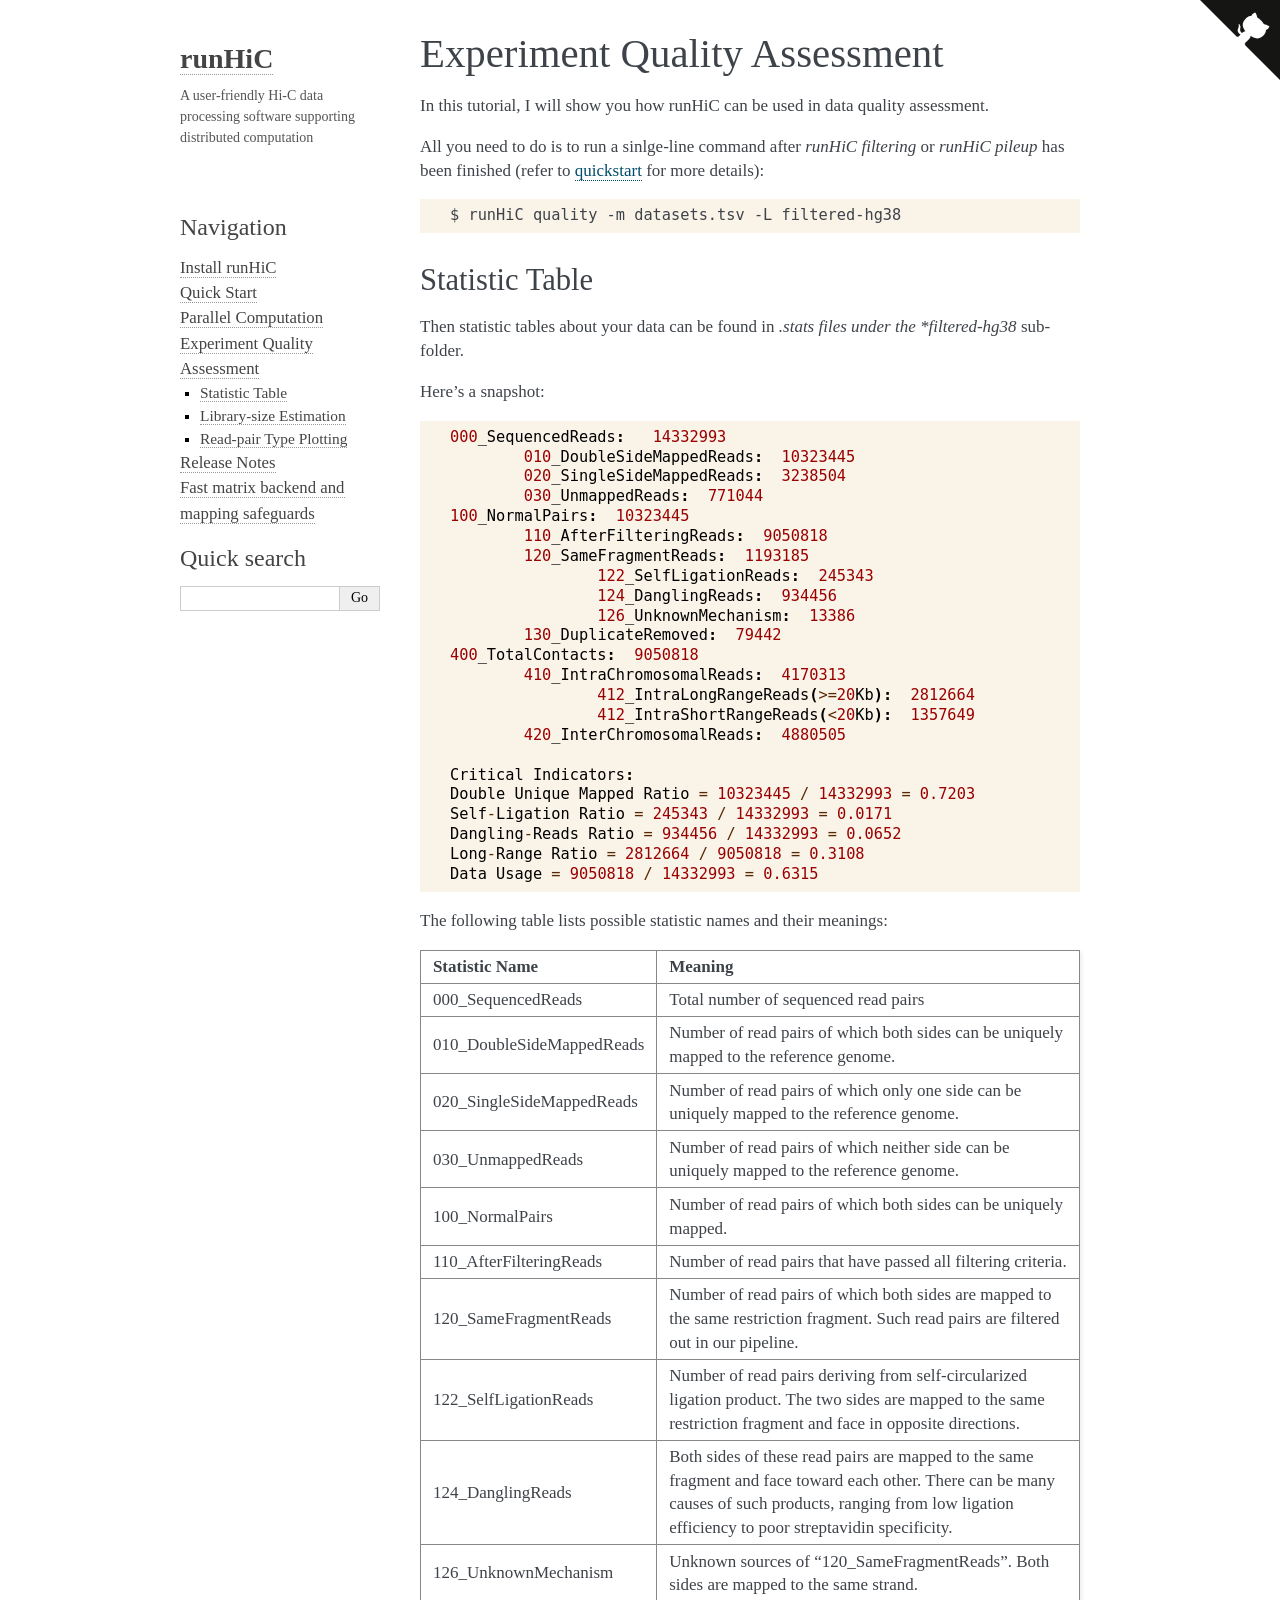
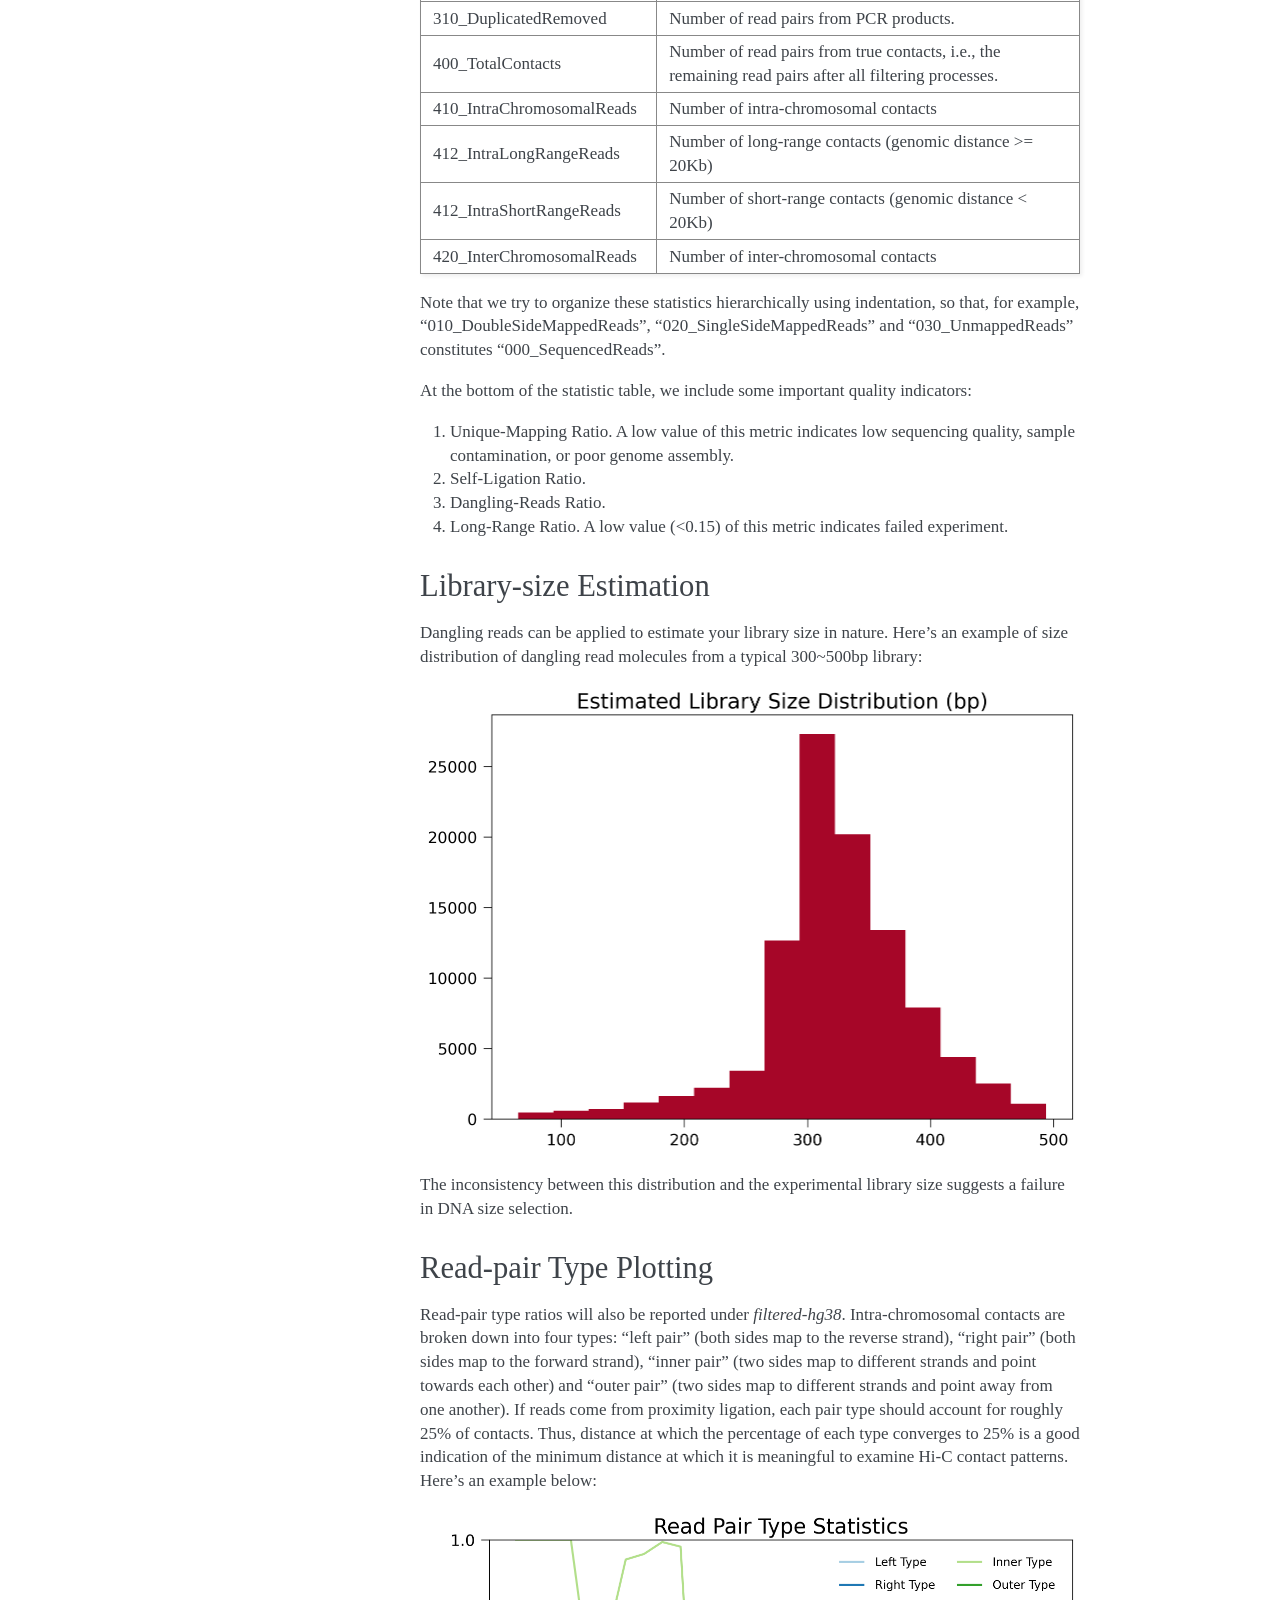
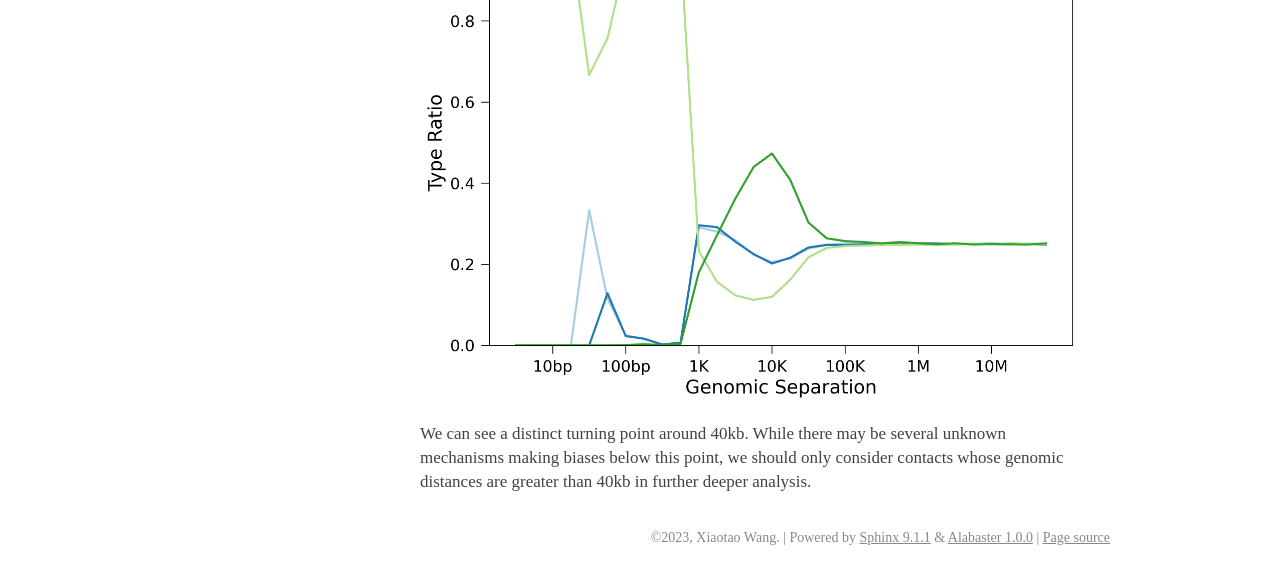
<file: docs/quality.html>
<!DOCTYPE html>

<html lang="en" data-content_root="./">
  <head>
    <meta charset="utf-8" />
    <meta name="viewport" content="width=device-width, initial-scale=1.0" /><meta name="viewport" content="width=device-width, initial-scale=1" />

    <title>Experiment Quality Assessment &#8212; runHiC 0.9.1 documentation</title>
    <link rel="stylesheet" type="text/css" href="_static/pygments.css?v=5ecbeea2" />
    <link rel="stylesheet" type="text/css" href="_static/basic.css?v=b08954a9" />
    <link rel="stylesheet" type="text/css" href="_static/alabaster.css?v=f6a572b4" />
    <script src="_static/documentation_options.js?v=9dc39874"></script>
    <script src="_static/doctools.js?v=fd6eb6e6"></script>
    <script src="_static/sphinx_highlight.js?v=6ffebe34"></script>
    <link rel="index" title="Index" href="genindex.html" />
    <link rel="search" title="Search" href="search.html" />
    <link rel="next" title="Release Notes" href="changelog.html" />
    <link rel="prev" title="Parallel Computation" href="parallel.html" />

  <link rel="stylesheet" href="_static/custom.css" type="text/css" />





  </head><body>
  <div class="document">

      <div class="sphinxsidebar" role="navigation" aria-label="Main">
        <div class="sphinxsidebarwrapper">
<h1 class="logo"><a href="index.html">runHiC</a></h1>



<p class="blurb">A user-friendly Hi-C data processing software supporting distributed computation</p>




<p>
<iframe src="https://ghbtns.com/github-btn.html?user=XiaoTaoWang&repo=HiC_pipeline&type=star&count=true&size=large&v=2"
  allowtransparency="true" frameborder="0" scrolling="0" width="200px" height="35px"></iframe>
</p>





<h3>Navigation</h3>
<ul class="current">
<li class="toctree-l1"><a class="reference internal" href="install.html">Install runHiC</a></li>
<li class="toctree-l1"><a class="reference internal" href="quickstart.html">Quick Start</a></li>
<li class="toctree-l1"><a class="reference internal" href="parallel.html">Parallel Computation</a></li>
<li class="toctree-l1 current"><a class="current reference internal" href="#">Experiment Quality Assessment</a><ul>
<li class="toctree-l2"><a class="reference internal" href="#statistic-table">Statistic Table</a></li>
<li class="toctree-l2"><a class="reference internal" href="#library-size-estimation">Library-size Estimation</a></li>
<li class="toctree-l2"><a class="reference internal" href="#read-pair-type-plotting">Read-pair Type Plotting</a></li>
</ul>
</li>
<li class="toctree-l1"><a class="reference internal" href="changelog.html">Release Notes</a></li>
<li class="toctree-l1"><a class="reference internal" href="changelog.html#fast-matrix-backend-and-mapping-safeguards">Fast matrix backend and mapping safeguards</a></li>
</ul>


<search id="searchbox" style="display: none" role="search">
  <h3 id="searchlabel">Quick search</h3>
    <div class="searchformwrapper">
    <form class="search" action="search.html" method="get">
      <input type="text" name="q" aria-labelledby="searchlabel" autocomplete="off" autocorrect="off" autocapitalize="off" spellcheck="false"/>
      <input type="submit" value="Go" />
    </form>
    </div>
</search>
<script>document.getElementById('searchbox').style.display = "block"</script>
        </div>
      </div>
      <div class="documentwrapper">
        <div class="bodywrapper">


          <div class="body" role="main">

  <section id="experiment-quality-assessment">
<h1>Experiment Quality Assessment<a class="headerlink" href="#experiment-quality-assessment" title="Link to this heading">¶</a></h1>
<p>In this tutorial, I will show you how runHiC can be used in data quality assessment.</p>
<p>All you need to do is to run a sinlge-line command after <em>runHiC filtering</em> or <em>runHiC pileup</em>
has been finished (refer to <a class="reference external" href="http://xiaotaowang.github.io/HiC_pipeline/quickstart.html">quickstart</a>
for more details):</p>
<div class="highlight-default notranslate"><div class="highlight"><pre><span></span>$ runHiC quality -m datasets.tsv -L filtered-hg38
</pre></div>
</div>
<section id="statistic-table">
<h2>Statistic Table<a class="headerlink" href="#statistic-table" title="Link to this heading">¶</a></h2>
<p>Then statistic tables about your data can be found in <em>.stats files under the *filtered-hg38</em>
sub-folder.</p>
<p>Here’s a snapshot:</p>
<div class="highlight-default notranslate"><div class="highlight"><pre><span></span><span class="mi">000</span><span class="n">_SequencedReads</span><span class="p">:</span>   <span class="mi">14332993</span>
        <span class="mi">010</span><span class="n">_DoubleSideMappedReads</span><span class="p">:</span>  <span class="mi">10323445</span>
        <span class="mi">020</span><span class="n">_SingleSideMappedReads</span><span class="p">:</span>  <span class="mi">3238504</span>
        <span class="mi">030</span><span class="n">_UnmappedReads</span><span class="p">:</span>  <span class="mi">771044</span>
<span class="mi">100</span><span class="n">_NormalPairs</span><span class="p">:</span>  <span class="mi">10323445</span>
        <span class="mi">110</span><span class="n">_AfterFilteringReads</span><span class="p">:</span>  <span class="mi">9050818</span>
        <span class="mi">120</span><span class="n">_SameFragmentReads</span><span class="p">:</span>  <span class="mi">1193185</span>
                <span class="mi">122</span><span class="n">_SelfLigationReads</span><span class="p">:</span>  <span class="mi">245343</span>
                <span class="mi">124</span><span class="n">_DanglingReads</span><span class="p">:</span>  <span class="mi">934456</span>
                <span class="mi">126</span><span class="n">_UnknownMechanism</span><span class="p">:</span>  <span class="mi">13386</span>
        <span class="mi">130</span><span class="n">_DuplicateRemoved</span><span class="p">:</span>  <span class="mi">79442</span>
<span class="mi">400</span><span class="n">_TotalContacts</span><span class="p">:</span>  <span class="mi">9050818</span>
        <span class="mi">410</span><span class="n">_IntraChromosomalReads</span><span class="p">:</span>  <span class="mi">4170313</span>
                <span class="mi">412</span><span class="n">_IntraLongRangeReads</span><span class="p">(</span><span class="o">&gt;=</span><span class="mi">20</span><span class="n">Kb</span><span class="p">):</span>  <span class="mi">2812664</span>
                <span class="mi">412</span><span class="n">_IntraShortRangeReads</span><span class="p">(</span><span class="o">&lt;</span><span class="mi">20</span><span class="n">Kb</span><span class="p">):</span>  <span class="mi">1357649</span>
        <span class="mi">420</span><span class="n">_InterChromosomalReads</span><span class="p">:</span>  <span class="mi">4880505</span>

<span class="n">Critical</span> <span class="n">Indicators</span><span class="p">:</span>
<span class="n">Double</span> <span class="n">Unique</span> <span class="n">Mapped</span> <span class="n">Ratio</span> <span class="o">=</span> <span class="mi">10323445</span> <span class="o">/</span> <span class="mi">14332993</span> <span class="o">=</span> <span class="mf">0.7203</span>
<span class="n">Self</span><span class="o">-</span><span class="n">Ligation</span> <span class="n">Ratio</span> <span class="o">=</span> <span class="mi">245343</span> <span class="o">/</span> <span class="mi">14332993</span> <span class="o">=</span> <span class="mf">0.0171</span>
<span class="n">Dangling</span><span class="o">-</span><span class="n">Reads</span> <span class="n">Ratio</span> <span class="o">=</span> <span class="mi">934456</span> <span class="o">/</span> <span class="mi">14332993</span> <span class="o">=</span> <span class="mf">0.0652</span>
<span class="n">Long</span><span class="o">-</span><span class="n">Range</span> <span class="n">Ratio</span> <span class="o">=</span> <span class="mi">2812664</span> <span class="o">/</span> <span class="mi">9050818</span> <span class="o">=</span> <span class="mf">0.3108</span>
<span class="n">Data</span> <span class="n">Usage</span> <span class="o">=</span> <span class="mi">9050818</span> <span class="o">/</span> <span class="mi">14332993</span> <span class="o">=</span> <span class="mf">0.6315</span>
</pre></div>
</div>
<p>The following table lists possible statistic names and their meanings:</p>
<table class="docutils align-default">
<thead>
<tr class="row-odd"><th class="head"><p>Statistic Name</p></th>
<th class="head"><p>Meaning</p></th>
</tr>
</thead>
<tbody>
<tr class="row-even"><td><p>000_SequencedReads</p></td>
<td><p>Total number of sequenced read pairs</p></td>
</tr>
<tr class="row-odd"><td><p>010_DoubleSideMappedReads</p></td>
<td><p>Number of read pairs of which both sides can be
uniquely mapped to the reference genome.</p></td>
</tr>
<tr class="row-even"><td><p>020_SingleSideMappedReads</p></td>
<td><p>Number of read pairs of which only one side can
be uniquely mapped to the reference genome.</p></td>
</tr>
<tr class="row-odd"><td><p>030_UnmappedReads</p></td>
<td><p>Number of read pairs of which neither side can
be uniquely mapped to the reference genome.</p></td>
</tr>
<tr class="row-even"><td><p>100_NormalPairs</p></td>
<td><p>Number of read pairs of which both sides can be
uniquely mapped.</p></td>
</tr>
<tr class="row-odd"><td><p>110_AfterFilteringReads</p></td>
<td><p>Number of read pairs that have passed all
filtering criteria.</p></td>
</tr>
<tr class="row-even"><td><p>120_SameFragmentReads</p></td>
<td><p>Number of read pairs of which both sides are
mapped to the same restriction fragment. Such
read pairs are filtered out in our pipeline.</p></td>
</tr>
<tr class="row-odd"><td><p>122_SelfLigationReads</p></td>
<td><p>Number of read pairs deriving from
self-circularized ligation product. The two sides
are mapped to the same restriction fragment and
face in opposite directions.</p></td>
</tr>
<tr class="row-even"><td><p>124_DanglingReads</p></td>
<td><p>Both sides of these read pairs are mapped to the
same fragment and face toward each other. There
can be many causes of such products, ranging from
low ligation efficiency to poor streptavidin
specificity.</p></td>
</tr>
<tr class="row-odd"><td><p>126_UnknownMechanism</p></td>
<td><p>Unknown sources of “120_SameFragmentReads”. Both
sides are mapped to the same strand.</p></td>
</tr>
<tr class="row-even"><td><p>310_DuplicatedRemoved</p></td>
<td><p>Number of read pairs from PCR products.</p></td>
</tr>
<tr class="row-odd"><td><p>400_TotalContacts</p></td>
<td><p>Number of read pairs from true contacts, i.e.,
the remaining read pairs after all filtering
processes.</p></td>
</tr>
<tr class="row-even"><td><p>410_IntraChromosomalReads</p></td>
<td><p>Number of intra-chromosomal contacts</p></td>
</tr>
<tr class="row-odd"><td><p>412_IntraLongRangeReads</p></td>
<td><p>Number of long-range contacts (genomic distance
&gt;= 20Kb)</p></td>
</tr>
<tr class="row-even"><td><p>412_IntraShortRangeReads</p></td>
<td><p>Number of short-range contacts (genomic distance
&lt; 20Kb)</p></td>
</tr>
<tr class="row-odd"><td><p>420_InterChromosomalReads</p></td>
<td><p>Number of inter-chromosomal contacts</p></td>
</tr>
</tbody>
</table>
<p>Note that we try to organize these statistics hierarchically using indentation,
so that, for example, “010_DoubleSideMappedReads”, “020_SingleSideMappedReads” and
“030_UnmappedReads” constitutes “000_SequencedReads”.</p>
<p>At the bottom of the statistic table, we include some important quality indicators:</p>
<ol class="arabic simple">
<li><p>Unique-Mapping Ratio. A low value of this metric indicates low sequencing quality,
sample contamination, or poor genome assembly.</p></li>
<li><p>Self-Ligation Ratio.</p></li>
<li><p>Dangling-Reads Ratio.</p></li>
<li><p>Long-Range Ratio. A low value (&lt;0.15) of this metric indicates failed experiment.</p></li>
</ol>
</section>
<section id="library-size-estimation">
<h2>Library-size Estimation<a class="headerlink" href="#library-size-estimation" title="Link to this heading">¶</a></h2>
<p>Dangling reads can be applied to estimate your library size in nature. Here’s an example
of size distribution of dangling read molecules from a typical 300~500bp library:</p>
<img alt="_images/GM06990-HindIII-allReps-librarySize.png" class="align-center" src="_images/GM06990-HindIII-allReps-librarySize.png" />
<p>The inconsistency between this distribution and the experimental library size suggests
a failure in DNA size selection.</p>
</section>
<section id="read-pair-type-plotting">
<h2>Read-pair Type Plotting<a class="headerlink" href="#read-pair-type-plotting" title="Link to this heading">¶</a></h2>
<p>Read-pair type ratios will also be reported under <em>filtered-hg38</em>.
Intra-chromosomal contacts are broken down into four types: “left pair” (both sides map
to the reverse strand), “right pair” (both sides map to the forward strand), “inner pair”
(two sides map to different strands and point towards each other) and “outer pair” (two
sides map to different strands and point away from one another). If reads come from proximity
ligation, each pair type should account for roughly 25% of contacts. Thus, distance
at which the percentage of each type converges to 25% is a good indication of the minimum
distance at which it is meaningful to examine Hi-C contact patterns. Here’s an example
below:</p>
<img alt="_images/GM06990-HindIII-allReps-PairType.png" class="align-center" src="_images/GM06990-HindIII-allReps-PairType.png" />
<p>We can see a distinct turning point around 40kb. While there may be several unknown mechanisms
making biases below this point, we should only consider contacts whose genomic distances are greater
than 40kb in further deeper analysis.</p>
</section>
</section>


          </div>

        </div>
      </div>
    <div class="clearer"></div>
  </div>
    <div class="footer">
      &#169;2023, Xiaotao Wang.

      |
      Powered by <a href="https://www.sphinx-doc.org/">Sphinx 9.1.1</a>
      &amp; <a href="https://alabaster.readthedocs.io">Alabaster 1.0.0</a>

      |
      <a href="_sources/quality.rst.txt"
          rel="nofollow">Page source</a>
    </div>


    <a href="https://github.com/XiaoTaoWang/HiC_pipeline" class="github">
        <img src="_static/github-banner.svg" alt="Fork me on GitHub" class="github"/>
    </a>



  </body>
</html>
</file>
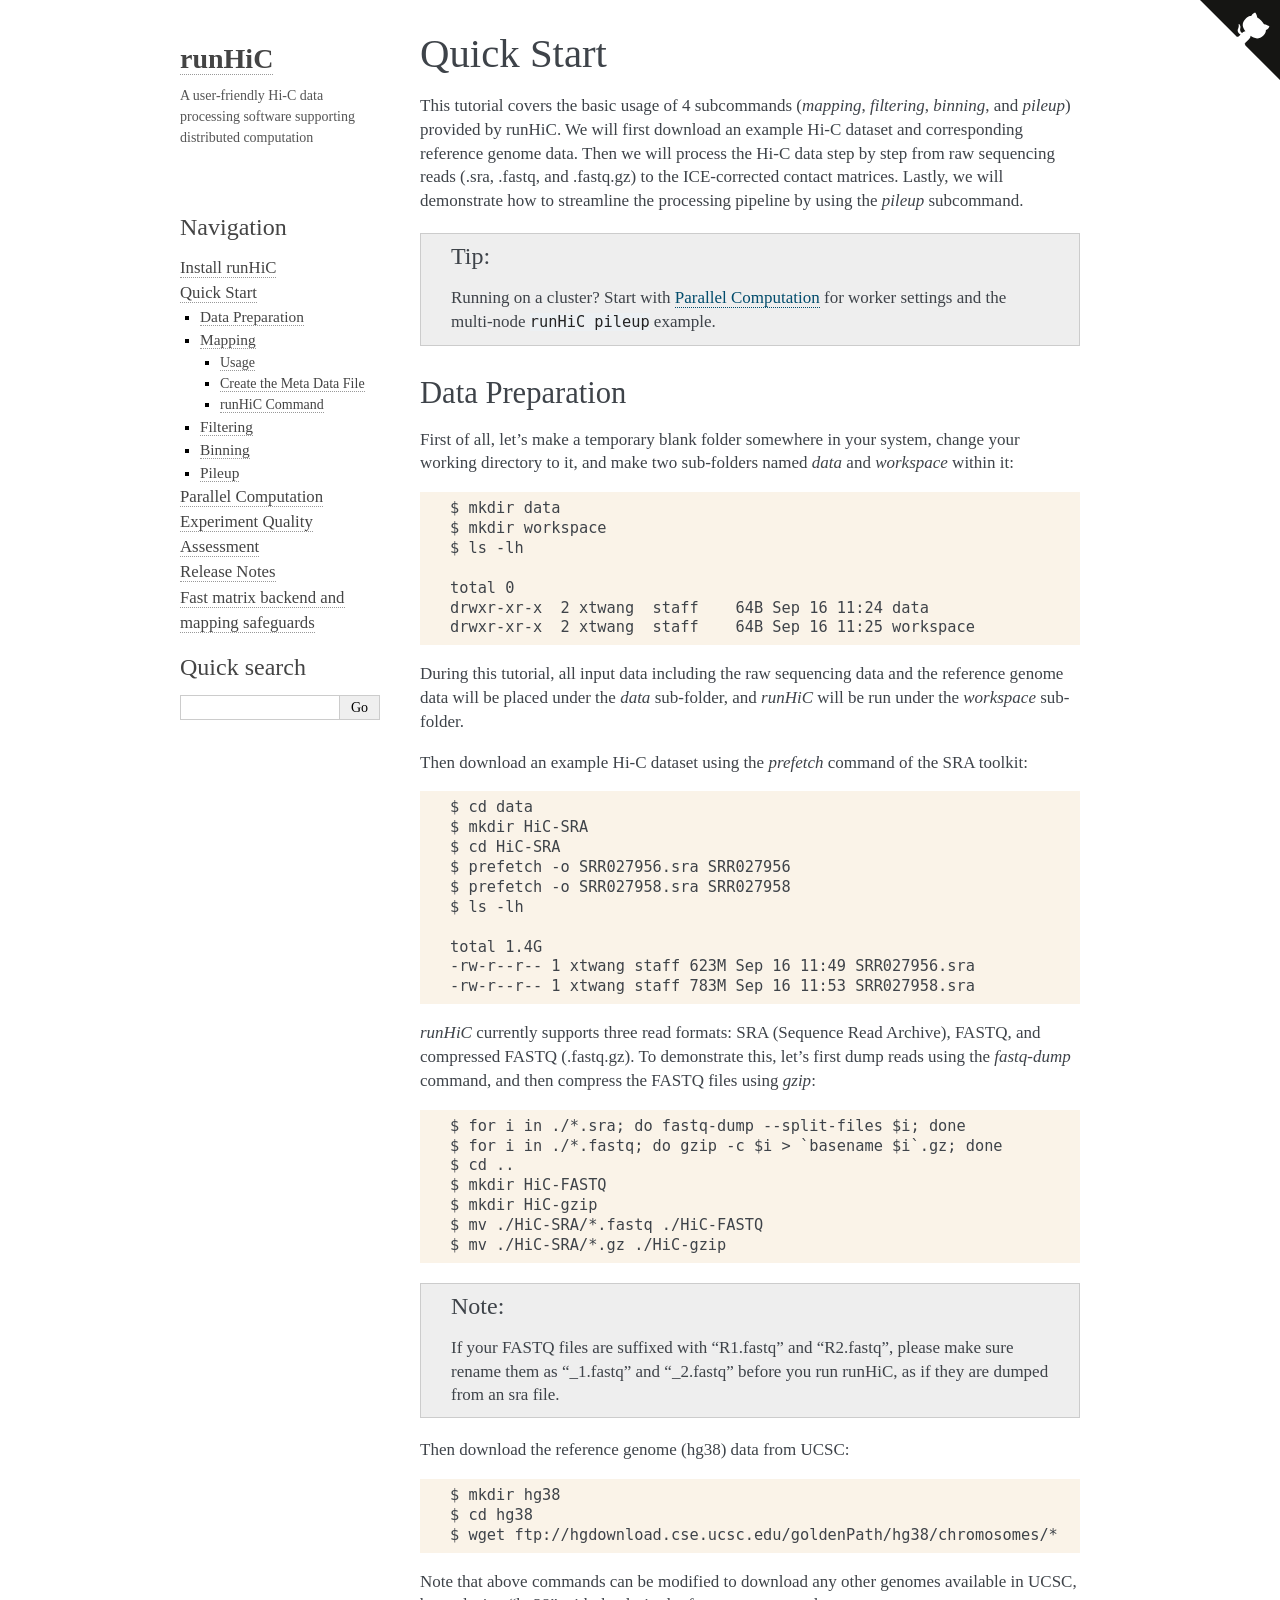
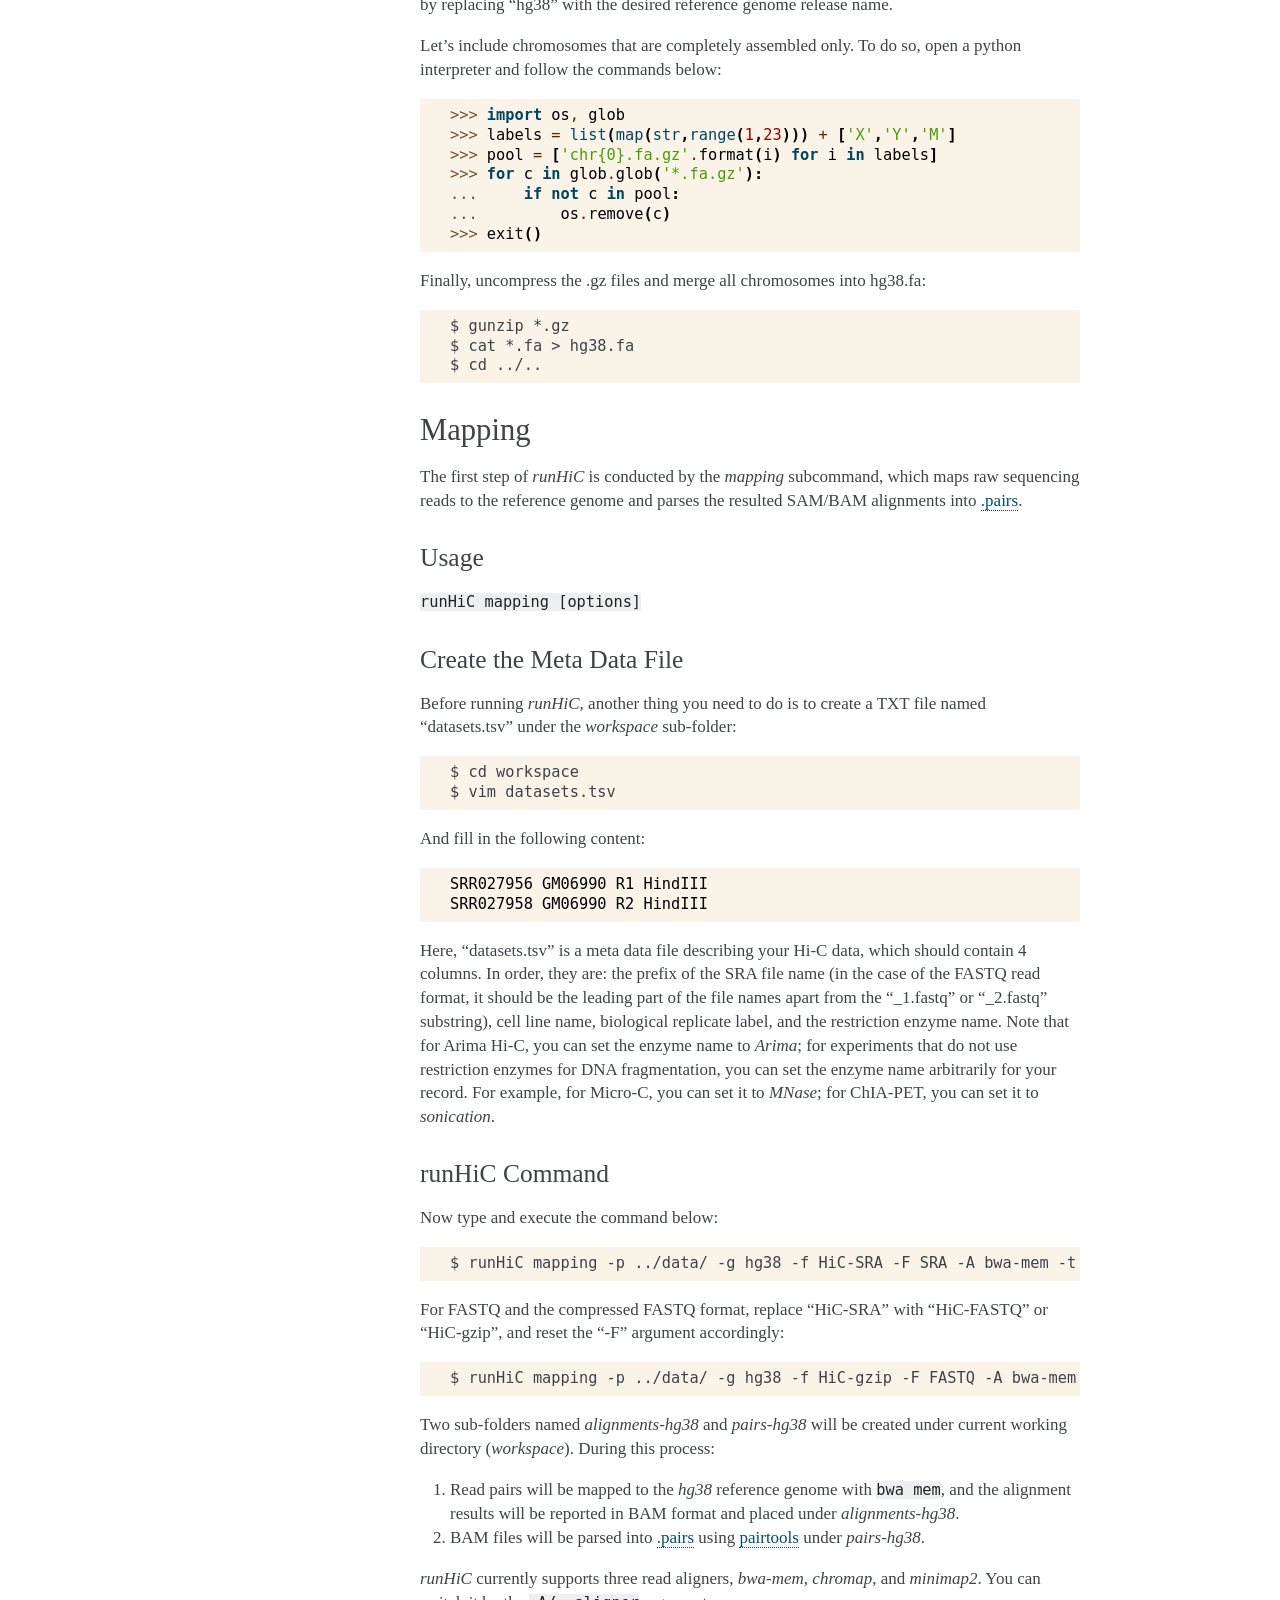
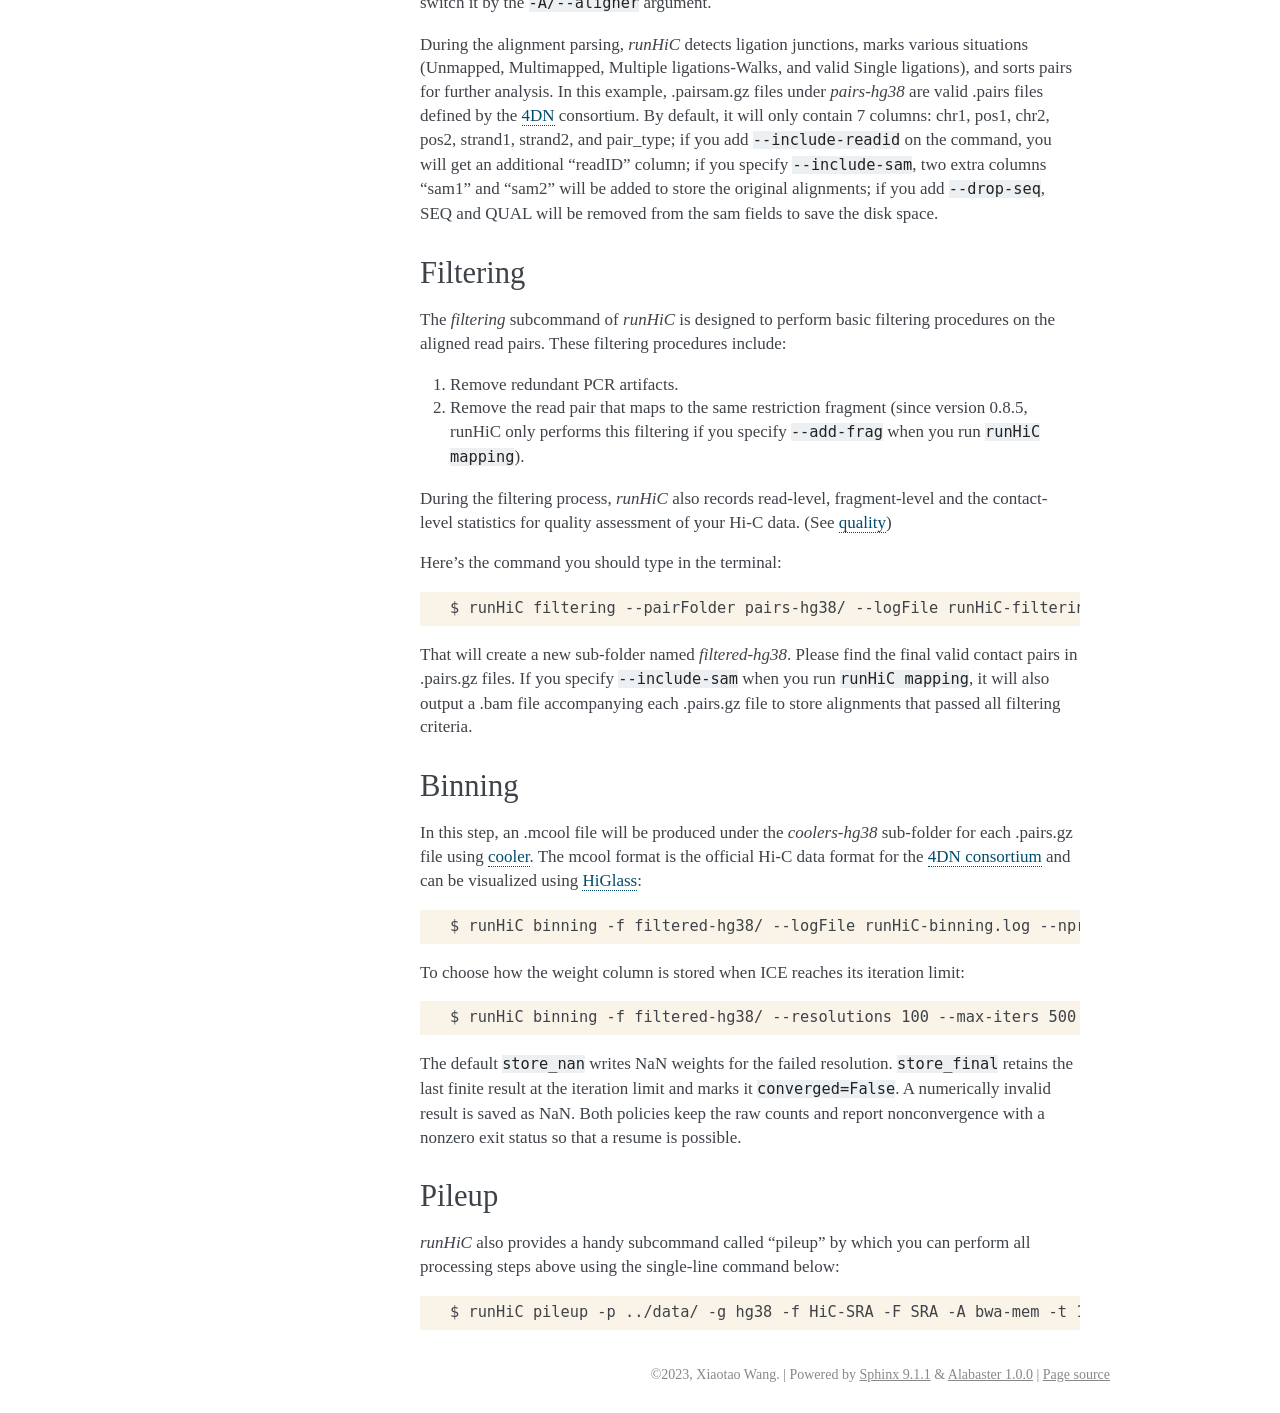
<file: docs/quickstart.html>
<!DOCTYPE html>

<html lang="en" data-content_root="./">
  <head>
    <meta charset="utf-8" />
    <meta name="viewport" content="width=device-width, initial-scale=1.0" /><meta name="viewport" content="width=device-width, initial-scale=1" />

    <title>Quick Start &#8212; runHiC 0.9.1 documentation</title>
    <link rel="stylesheet" type="text/css" href="_static/pygments.css?v=5ecbeea2" />
    <link rel="stylesheet" type="text/css" href="_static/basic.css?v=b08954a9" />
    <link rel="stylesheet" type="text/css" href="_static/alabaster.css?v=f6a572b4" />
    <script src="_static/documentation_options.js?v=9dc39874"></script>
    <script src="_static/doctools.js?v=fd6eb6e6"></script>
    <script src="_static/sphinx_highlight.js?v=6ffebe34"></script>
    <link rel="index" title="Index" href="genindex.html" />
    <link rel="search" title="Search" href="search.html" />
    <link rel="next" title="Parallel Computation" href="parallel.html" />
    <link rel="prev" title="Install runHiC" href="install.html" />

  <link rel="stylesheet" href="_static/custom.css" type="text/css" />





  </head><body>
  <div class="document">

      <div class="sphinxsidebar" role="navigation" aria-label="Main">
        <div class="sphinxsidebarwrapper">
<h1 class="logo"><a href="index.html">runHiC</a></h1>



<p class="blurb">A user-friendly Hi-C data processing software supporting distributed computation</p>




<p>
<iframe src="https://ghbtns.com/github-btn.html?user=XiaoTaoWang&repo=HiC_pipeline&type=star&count=true&size=large&v=2"
  allowtransparency="true" frameborder="0" scrolling="0" width="200px" height="35px"></iframe>
</p>





<h3>Navigation</h3>
<ul class="current">
<li class="toctree-l1"><a class="reference internal" href="install.html">Install runHiC</a></li>
<li class="toctree-l1 current"><a class="current reference internal" href="#">Quick Start</a><ul>
<li class="toctree-l2"><a class="reference internal" href="#data-preparation">Data Preparation</a></li>
<li class="toctree-l2"><a class="reference internal" href="#mapping">Mapping</a><ul>
<li class="toctree-l3"><a class="reference internal" href="#usage">Usage</a></li>
<li class="toctree-l3"><a class="reference internal" href="#create-the-meta-data-file">Create the Meta Data File</a></li>
<li class="toctree-l3"><a class="reference internal" href="#runhic-command">runHiC Command</a></li>
</ul>
</li>
<li class="toctree-l2"><a class="reference internal" href="#filtering">Filtering</a></li>
<li class="toctree-l2"><a class="reference internal" href="#binning">Binning</a></li>
<li class="toctree-l2"><a class="reference internal" href="#pileup">Pileup</a></li>
</ul>
</li>
<li class="toctree-l1"><a class="reference internal" href="parallel.html">Parallel Computation</a></li>
<li class="toctree-l1"><a class="reference internal" href="quality.html">Experiment Quality Assessment</a></li>
<li class="toctree-l1"><a class="reference internal" href="changelog.html">Release Notes</a></li>
<li class="toctree-l1"><a class="reference internal" href="changelog.html#fast-matrix-backend-and-mapping-safeguards">Fast matrix backend and mapping safeguards</a></li>
</ul>


<search id="searchbox" style="display: none" role="search">
  <h3 id="searchlabel">Quick search</h3>
    <div class="searchformwrapper">
    <form class="search" action="search.html" method="get">
      <input type="text" name="q" aria-labelledby="searchlabel" autocomplete="off" autocorrect="off" autocapitalize="off" spellcheck="false"/>
      <input type="submit" value="Go" />
    </form>
    </div>
</search>
<script>document.getElementById('searchbox').style.display = "block"</script>
        </div>
      </div>
      <div class="documentwrapper">
        <div class="bodywrapper">


          <div class="body" role="main">

  <section id="quick-start">
<h1>Quick Start<a class="headerlink" href="#quick-start" title="Link to this heading">¶</a></h1>
<p>This tutorial covers the basic usage of 4 subcommands (<em>mapping</em>, <em>filtering</em>,
<em>binning</em>, and <em>pileup</em>) provided by runHiC. We will first download an example
Hi-C dataset and corresponding reference genome data. Then we will process the
Hi-C data step by step from raw sequencing reads (.sra, .fastq, and .fastq.gz)
to the ICE-corrected contact matrices. Lastly, we will demonstrate how to streamline
the processing pipeline by using the <em>pileup</em> subcommand.</p>
<div class="admonition tip">
<p class="admonition-title">Tip</p>
<p>Running on a cluster? Start with <a class="reference internal" href="parallel.html"><span class="doc">Parallel Computation</span></a> for worker settings
and the multi-node <code class="docutils literal notranslate"><span class="pre">runHiC</span> <span class="pre">pileup</span></code> example.</p>
</div>
<section id="data-preparation">
<h2>Data Preparation<a class="headerlink" href="#data-preparation" title="Link to this heading">¶</a></h2>
<p>First of all, let’s make a temporary blank folder somewhere in your system, change your
working directory to it, and make two sub-folders named <em>data</em> and <em>workspace</em> within it:</p>
<div class="highlight-default notranslate"><div class="highlight"><pre><span></span>$ mkdir data
$ mkdir workspace
$ ls -lh

total 0
drwxr-xr-x  2 xtwang  staff    64B Sep 16 11:24 data
drwxr-xr-x  2 xtwang  staff    64B Sep 16 11:25 workspace
</pre></div>
</div>
<p>During this tutorial, all input data including the raw sequencing data and
the reference genome data will be placed under the <em>data</em> sub-folder, and
<em>runHiC</em> will be run under the <em>workspace</em> sub-folder.</p>
<p>Then download an example Hi-C dataset using the <em>prefetch</em> command of the SRA toolkit:</p>
<div class="highlight-default notranslate"><div class="highlight"><pre><span></span>$ cd data
$ mkdir HiC-SRA
$ cd HiC-SRA
$ prefetch -o SRR027956.sra SRR027956
$ prefetch -o SRR027958.sra SRR027958
$ ls -lh

total 1.4G
-rw-r--r-- 1 xtwang staff 623M Sep 16 11:49 SRR027956.sra
-rw-r--r-- 1 xtwang staff 783M Sep 16 11:53 SRR027958.sra
</pre></div>
</div>
<p><em>runHiC</em> currently supports three read formats: SRA (Sequence Read Archive), FASTQ,
and compressed FASTQ (.fastq.gz). To demonstrate this, let’s first dump reads
using the <em>fastq-dump</em> command, and then compress the FASTQ files using <em>gzip</em>:</p>
<div class="highlight-default notranslate"><div class="highlight"><pre><span></span>$ for i in ./*.sra; do fastq-dump --split-files $i; done
$ for i in ./*.fastq; do gzip -c $i &gt; `basename $i`.gz; done
$ cd ..
$ mkdir HiC-FASTQ
$ mkdir HiC-gzip
$ mv ./HiC-SRA/*.fastq ./HiC-FASTQ
$ mv ./HiC-SRA/*.gz ./HiC-gzip
</pre></div>
</div>
<div class="admonition note">
<p class="admonition-title">Note</p>
<p>If your FASTQ files are suffixed with “R1.fastq” and “R2.fastq”, please make
sure rename them as “_1.fastq” and “_2.fastq” before you run runHiC, as if
they are dumped from an sra file.</p>
</div>
<p>Then download the reference genome (hg38) data from UCSC:</p>
<div class="highlight-default notranslate"><div class="highlight"><pre><span></span>$ mkdir hg38
$ cd hg38
$ wget ftp://hgdownload.cse.ucsc.edu/goldenPath/hg38/chromosomes/*
</pre></div>
</div>
<p>Note that above commands can be modified to download any other genomes available
in UCSC, by replacing “hg38” with the desired reference genome release name.</p>
<p>Let’s include chromosomes that are completely assembled only. To do so, open a python
interpreter and follow the commands below:</p>
<div class="doctest highlight-default notranslate"><div class="highlight"><pre><span></span><span class="gp">&gt;&gt;&gt; </span><span class="kn">import</span><span class="w"> </span><span class="nn">os</span><span class="o">,</span><span class="w"> </span><span class="nn">glob</span>
<span class="gp">&gt;&gt;&gt; </span><span class="n">labels</span> <span class="o">=</span> <span class="nb">list</span><span class="p">(</span><span class="nb">map</span><span class="p">(</span><span class="nb">str</span><span class="p">,</span><span class="nb">range</span><span class="p">(</span><span class="mi">1</span><span class="p">,</span><span class="mi">23</span><span class="p">)))</span> <span class="o">+</span> <span class="p">[</span><span class="s1">'X'</span><span class="p">,</span><span class="s1">'Y'</span><span class="p">,</span><span class="s1">'M'</span><span class="p">]</span>
<span class="gp">&gt;&gt;&gt; </span><span class="n">pool</span> <span class="o">=</span> <span class="p">[</span><span class="s1">'chr</span><span class="si">{0}</span><span class="s1">.fa.gz'</span><span class="o">.</span><span class="n">format</span><span class="p">(</span><span class="n">i</span><span class="p">)</span> <span class="k">for</span> <span class="n">i</span> <span class="ow">in</span> <span class="n">labels</span><span class="p">]</span>
<span class="gp">&gt;&gt;&gt; </span><span class="k">for</span> <span class="n">c</span> <span class="ow">in</span> <span class="n">glob</span><span class="o">.</span><span class="n">glob</span><span class="p">(</span><span class="s1">'*.fa.gz'</span><span class="p">):</span>
<span class="gp">... </span>    <span class="k">if</span> <span class="ow">not</span> <span class="n">c</span> <span class="ow">in</span> <span class="n">pool</span><span class="p">:</span>
<span class="gp">... </span>        <span class="n">os</span><span class="o">.</span><span class="n">remove</span><span class="p">(</span><span class="n">c</span><span class="p">)</span>
<span class="gp">&gt;&gt;&gt; </span><span class="n">exit</span><span class="p">()</span>
</pre></div>
</div>
<p>Finally, uncompress the .gz files and merge all chromosomes into hg38.fa:</p>
<div class="highlight-default notranslate"><div class="highlight"><pre><span></span>$ gunzip *.gz
$ cat *.fa &gt; hg38.fa
$ cd ../..
</pre></div>
</div>
</section>
<section id="mapping">
<h2>Mapping<a class="headerlink" href="#mapping" title="Link to this heading">¶</a></h2>
<p>The first step of <em>runHiC</em> is conducted by the <em>mapping</em> subcommand,
which maps raw sequencing reads to the reference genome and parses the resulted
SAM/BAM alignments into <a class="reference external" href="https://github.com/4dn-dcic/pairix/blob/master/pairs_format_specification.md">.pairs</a>.</p>
<section id="usage">
<h3>Usage<a class="headerlink" href="#usage" title="Link to this heading">¶</a></h3>
<p><code class="docutils literal notranslate"><span class="pre">runHiC</span> <span class="pre">mapping</span> <span class="pre">[options]</span></code></p>
</section>
<section id="create-the-meta-data-file">
<h3>Create the Meta Data File<a class="headerlink" href="#create-the-meta-data-file" title="Link to this heading">¶</a></h3>
<p>Before running <em>runHiC</em>, another thing you need to do is to create a TXT file
named “datasets.tsv” under the <em>workspace</em> sub-folder:</p>
<div class="highlight-default notranslate"><div class="highlight"><pre><span></span>$ cd workspace
$ vim datasets.tsv
</pre></div>
</div>
<p>And fill in the following content:</p>
<div class="highlight-default notranslate"><div class="highlight"><pre><span></span><span class="n">SRR027956</span> <span class="n">GM06990</span> <span class="n">R1</span> <span class="n">HindIII</span>
<span class="n">SRR027958</span> <span class="n">GM06990</span> <span class="n">R2</span> <span class="n">HindIII</span>
</pre></div>
</div>
<p>Here, “datasets.tsv” is a meta data file describing your Hi-C data, which should
contain 4 columns. In order, they are: the prefix of the SRA file name (in the
case of the FASTQ read format, it should be the leading part of the file names
apart from the “_1.fastq” or “_2.fastq” substring), cell line name, biological
replicate label, and the restriction enzyme name. Note that for Arima Hi-C, you
can set the enzyme name to <em>Arima</em>; for experiments that do not use restriction
enzymes for DNA fragmentation, you can set the enzyme name arbitrarily for your
record. For example, for Micro-C, you can set it to <em>MNase</em>; for ChIA-PET, you
can set it to <em>sonication</em>.</p>
</section>
<section id="runhic-command">
<h3>runHiC Command<a class="headerlink" href="#runhic-command" title="Link to this heading">¶</a></h3>
<p>Now type and execute the command below:</p>
<div class="highlight-default notranslate"><div class="highlight"><pre><span></span>$ runHiC mapping -p ../data/ -g hg38 -f HiC-SRA -F SRA -A bwa-mem -t 10 --include-readid --drop-seq --chunkSize 1500000 --logFile runHiC-mapping.log
</pre></div>
</div>
<p>For FASTQ and the compressed FASTQ format, replace “HiC-SRA” with “HiC-FASTQ”
or “HiC-gzip”, and reset the “-F” argument accordingly:</p>
<div class="highlight-default notranslate"><div class="highlight"><pre><span></span>$ runHiC mapping -p ../data/ -g hg38 -f HiC-gzip -F FASTQ -A bwa-mem -t 10 --include-readid --drop-seq --chunkSize 1500000 --logFile runHiC-mapping.log
</pre></div>
</div>
<p>Two sub-folders named <em>alignments-hg38</em> and <em>pairs-hg38</em> will be created under current
working directory (<em>workspace</em>). During this process:</p>
<ol class="arabic simple">
<li><p>Read pairs will be mapped to the <em>hg38</em> reference genome with <code class="docutils literal notranslate"><span class="pre">bwa</span> <span class="pre">mem</span></code>, and the
alignment results will be reported in BAM format and placed under <em>alignments-hg38</em>.</p></li>
<li><p>BAM files will be parsed into <a class="reference external" href="https://github.com/4dn-dcic/pairix/blob/master/pairs_format_specification.md">.pairs</a>
using <a class="reference external" href="https://github.com/mirnylab/pairtools">pairtools</a> under <em>pairs-hg38</em>.</p></li>
</ol>
<p><em>runHiC</em> currently supports three read aligners, <em>bwa-mem</em>, <em>chromap</em>, and <em>minimap2</em>.
You can switch it by the <code class="docutils literal notranslate"><span class="pre">-A/--aligner</span></code> argument.</p>
<p>During the alignment parsing, <em>runHiC</em> detects ligation junctions, marks various situations
(Unmapped, Multimapped, Multiple ligations-Walks, and valid Single ligations), and sorts
pairs for further analysis. In this example, .pairsam.gz files under <em>pairs-hg38</em> are
valid .pairs files defined by the <a class="reference external" href="https://www.4dnucleome.org">4DN</a> consortium. By default,
it will only contain 7 columns: chr1, pos1, chr2, pos2, strand1, strand2, and pair_type;
if you add <code class="docutils literal notranslate"><span class="pre">--include-readid</span></code> on the command, you will get an additional “readID” column;
if you specify <code class="docutils literal notranslate"><span class="pre">--include-sam</span></code>, two extra columns “sam1” and “sam2” will be added to store
the original alignments; if you add <code class="docutils literal notranslate"><span class="pre">--drop-seq</span></code>, SEQ and QUAL will be removed from the sam
fields to save the disk space.</p>
</section>
</section>
<section id="filtering">
<h2>Filtering<a class="headerlink" href="#filtering" title="Link to this heading">¶</a></h2>
<p>The <em>filtering</em> subcommand of <em>runHiC</em> is designed to perform basic filtering procedures on
the aligned read pairs. These filtering procedures include:</p>
<ol class="arabic simple">
<li><p>Remove redundant PCR artifacts.</p></li>
<li><p>Remove the read pair that maps to the same restriction fragment (since version 0.8.5, runHiC
only performs this filtering if you specify <code class="docutils literal notranslate"><span class="pre">--add-frag</span></code> when you run <code class="docutils literal notranslate"><span class="pre">runHiC</span> <span class="pre">mapping</span></code>).</p></li>
</ol>
<p>During the filtering process, <em>runHiC</em> also records read-level, fragment-level and the
contact-level statistics for quality assessment of your Hi-C data.
(See <a class="reference external" href="http://xiaotaowang.github.io/HiC_pipeline/quality.html">quality</a>)</p>
<p>Here’s the command you should type in the terminal:</p>
<div class="highlight-default notranslate"><div class="highlight"><pre><span></span>$ runHiC filtering --pairFolder pairs-hg38/ --logFile runHiC-filtering.log --nproc 10
</pre></div>
</div>
<p>That will create a new sub-folder named <em>filtered-hg38</em>. Please find the final valid
contact pairs in .pairs.gz files. If you specify <code class="docutils literal notranslate"><span class="pre">--include-sam</span></code> when you run
<code class="docutils literal notranslate"><span class="pre">runHiC</span> <span class="pre">mapping</span></code>, it will also output a .bam file accompanying each .pairs.gz file
to store alignments that passed all filtering criteria.</p>
</section>
<section id="binning">
<h2>Binning<a class="headerlink" href="#binning" title="Link to this heading">¶</a></h2>
<p>In this step, an .mcool file will be produced under the <em>coolers-hg38</em> sub-folder for each
.pairs.gz file using <a class="reference external" href="https://cooler.readthedocs.io/en/latest/">cooler</a>. The mcool format
is the official Hi-C data format for the <a class="reference external" href="https://data.4dnucleome.org/resources/data-analysis/hi_c-processing-pipeline">4DN consortium</a>
and can be visualized using <a class="reference external" href="https://docs.higlass.io/">HiGlass</a>:</p>
<div class="highlight-default notranslate"><div class="highlight"><pre><span></span>$ runHiC binning -f filtered-hg38/ --logFile runHiC-binning.log --nproc 10 --ice-threads 10
</pre></div>
</div>
<p>To choose how the weight column is stored when ICE reaches its iteration
limit:</p>
<div class="highlight-default notranslate"><div class="highlight"><pre><span></span>$ runHiC binning -f filtered-hg38/ --resolutions 100 --max-iters 500 --convergence-policy store_final
</pre></div>
</div>
<p>The default <code class="docutils literal notranslate"><span class="pre">store_nan</span></code> writes NaN weights for the failed resolution.
<code class="docutils literal notranslate"><span class="pre">store_final</span></code> retains the last finite result at the iteration limit and
marks it <code class="docutils literal notranslate"><span class="pre">converged=False</span></code>. A numerically invalid result is saved as NaN.
Both policies keep the raw counts and report nonconvergence with a nonzero
exit status so that a resume is possible.</p>
</section>
<section id="pileup">
<h2>Pileup<a class="headerlink" href="#pileup" title="Link to this heading">¶</a></h2>
<p><em>runHiC</em> also provides a handy subcommand called “pileup” by which you can perform all
processing steps above using the single-line command below:</p>
<div class="highlight-default notranslate"><div class="highlight"><pre><span></span>$ runHiC pileup -p ../data/ -g hg38 -f HiC-SRA -F SRA -A bwa-mem -t 10 --include-readid --drop-seq --chunkSize 1500000 --logFile runHiC.log
</pre></div>
</div>
</section>
</section>


          </div>

        </div>
      </div>
    <div class="clearer"></div>
  </div>
    <div class="footer">
      &#169;2023, Xiaotao Wang.

      |
      Powered by <a href="https://www.sphinx-doc.org/">Sphinx 9.1.1</a>
      &amp; <a href="https://alabaster.readthedocs.io">Alabaster 1.0.0</a>

      |
      <a href="_sources/quickstart.rst.txt"
          rel="nofollow">Page source</a>
    </div>


    <a href="https://github.com/XiaoTaoWang/HiC_pipeline" class="github">
        <img src="_static/github-banner.svg" alt="Fork me on GitHub" class="github"/>
    </a>



  </body>
</html>
</file>
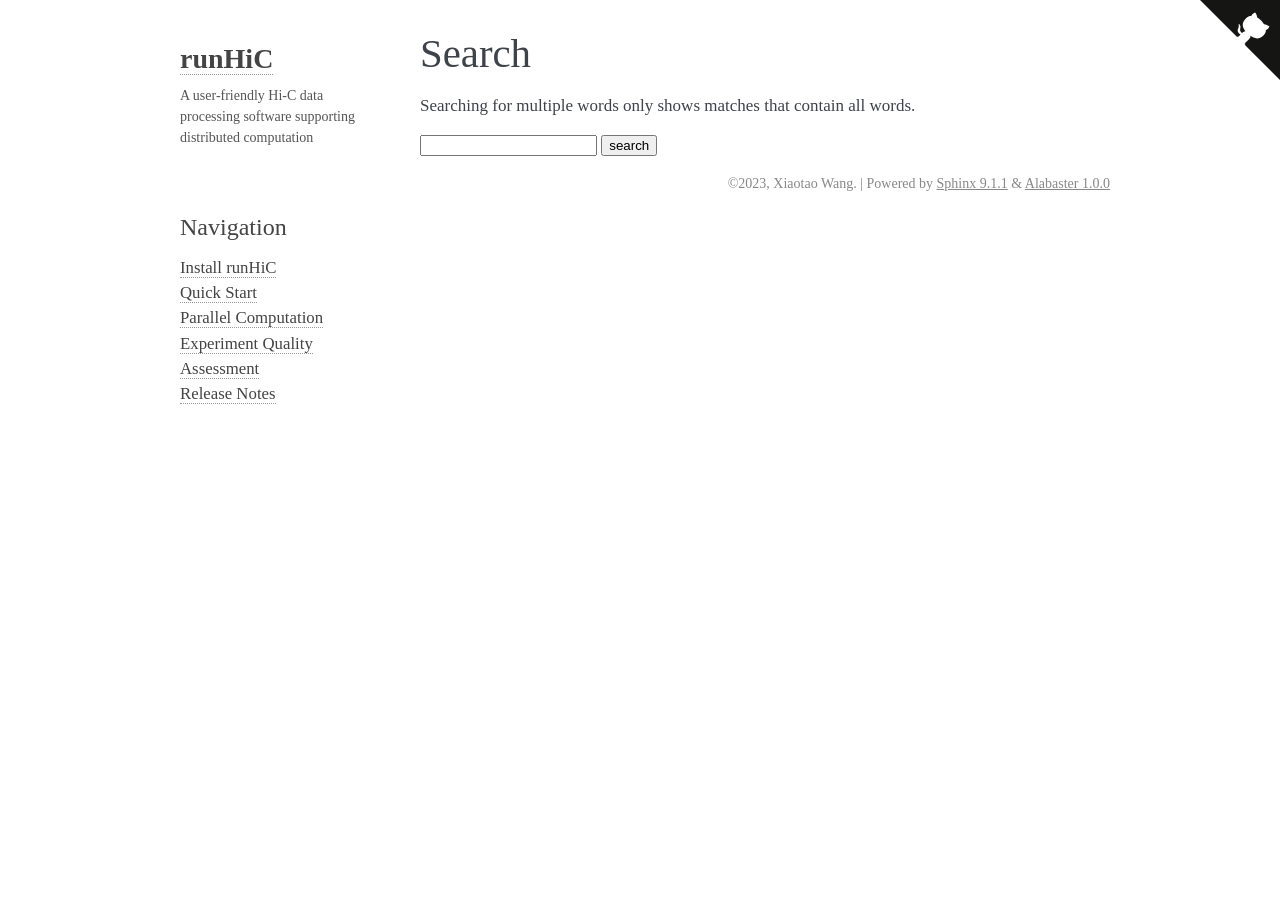
<file: docs/search.html>
<!DOCTYPE html>

<html lang="en" data-content_root="./">
  <head>
    <meta charset="utf-8" />
    <meta name="viewport" content="width=device-width, initial-scale=1.0" />
    <title>Search &#8212; runHiC 0.9.1 documentation</title>
    <link rel="stylesheet" type="text/css" href="_static/pygments.css?v=5ecbeea2" />
    <link rel="stylesheet" type="text/css" href="_static/basic.css?v=b08954a9" />
    <link rel="stylesheet" type="text/css" href="_static/alabaster.css?v=f6a572b4" />

    <script src="_static/documentation_options.js?v=9dc39874"></script>
    <script src="_static/doctools.js?v=fd6eb6e6"></script>
    <script src="_static/sphinx_highlight.js?v=6ffebe34"></script>
    <script src="_static/searchtools.js"></script>
    <script src="_static/language_data.js"></script>
    <link rel="index" title="Index" href="genindex.html" />
    <link rel="search" title="Search" href="#" />
    <script src="searchindex.js" defer="defer"></script>
    <meta name="robots" content="noindex" />


  <link rel="stylesheet" href="_static/custom.css" type="text/css" />






  </head><body>
  <div class="document">

      <div class="sphinxsidebar" role="navigation" aria-label="Main">
        <div class="sphinxsidebarwrapper">
<h1 class="logo"><a href="index.html">runHiC</a></h1>



<p class="blurb">A user-friendly Hi-C data processing software supporting distributed computation</p>




<p>
<iframe src="https://ghbtns.com/github-btn.html?user=XiaoTaoWang&repo=HiC_pipeline&type=star&count=true&size=large&v=2"
  allowtransparency="true" frameborder="0" scrolling="0" width="200px" height="35px"></iframe>
</p>





<h3>Navigation</h3>
<ul>
<li class="toctree-l1"><a class="reference internal" href="install.html">Install runHiC</a></li>
<li class="toctree-l1"><a class="reference internal" href="quickstart.html">Quick Start</a></li>
<li class="toctree-l1"><a class="reference internal" href="parallel.html">Parallel Computation</a></li>
<li class="toctree-l1"><a class="reference internal" href="quality.html">Experiment Quality Assessment</a></li>
<li class="toctree-l1"><a class="reference internal" href="changelog.html">Release Notes</a></li>
</ul>


        </div>
      </div>
      <div class="documentwrapper">
        <div class="bodywrapper">


          <div class="body" role="main">

  <h1 id="search-documentation">Search</h1>

  <noscript>
  <div class="admonition warning">
  <p>
    Please activate JavaScript to enable the search
    functionality.
  </p>
  </div>
  </noscript>


  <p>
    Searching for multiple words only shows matches that contain
    all words.
  </p>


  <form action="" method="get">
    <input type="text" name="q" aria-labelledby="search-documentation" value="" autocomplete="off" autocorrect="off" autocapitalize="off" spellcheck="false"/>
    <input type="submit" value="search" />
    <span id="search-progress" style="padding-left: 10px"></span>
  </form>


  <div id="search-results"></div>


          </div>

        </div>
      </div>
    <div class="clearer"></div>
  </div>
    <div class="footer">
      &#169;2023, Xiaotao Wang.

      |
      Powered by <a href="https://www.sphinx-doc.org/">Sphinx 9.1.1</a>
      &amp; <a href="https://alabaster.readthedocs.io">Alabaster 1.0.0</a>

    </div>


    <a href="https://github.com/XiaoTaoWang/HiC_pipeline" class="github">
        <img src="_static/github-banner.svg" alt="Fork me on GitHub" class="github"/>
    </a>



  </body>
</html>
</file>
<file: docs/_static/pygments.css>
pre { line-height: 125%; }
td.linenos .normal { color: inherit; background-color: transparent; padding-left: 5px; padding-right: 5px; }
span.linenos { color: inherit; background-color: transparent; padding-left: 5px; padding-right: 5px; }
td.linenos .special { color: #000000; background-color: #ffffc0; padding-left: 5px; padding-right: 5px; }
span.linenos.special { color: #000000; background-color: #ffffc0; padding-left: 5px; padding-right: 5px; }
.highlight .hll { background-color: #ffffcc }
.highlight { background: #f8f8f8; }
.highlight .c { color: #8F5902; font-style: italic } /* Comment */
.highlight .err { color: #A40000; border: 1px solid #EF2929 } /* Error */
.highlight .g { color: #000 } /* Generic */
.highlight .k { color: #004461; font-weight: bold } /* Keyword */
.highlight .l { color: #000 } /* Literal */
.highlight .n { color: #000 } /* Name */
.highlight .o { color: #582800 } /* Operator */
.highlight .x { color: #000 } /* Other */
.highlight .p { color: #000; font-weight: bold } /* Punctuation */
.highlight .ch { color: #8F5902; font-style: italic } /* Comment.Hashbang */
.highlight .cm { color: #8F5902; font-style: italic } /* Comment.Multiline */
.highlight .cp { color: #8F5902 } /* Comment.Preproc */
.highlight .cpf { color: #8F5902; font-style: italic } /* Comment.PreprocFile */
.highlight .c1 { color: #8F5902; font-style: italic } /* Comment.Single */
.highlight .cs { color: #8F5902; font-style: italic } /* Comment.Special */
.highlight .gd { color: #A40000 } /* Generic.Deleted */
.highlight .ge { color: #000; font-style: italic } /* Generic.Emph */
.highlight .ges { color: #000 } /* Generic.EmphStrong */
.highlight .gr { color: #EF2929 } /* Generic.Error */
.highlight .gh { color: #000080; font-weight: bold } /* Generic.Heading */
.highlight .gi { color: #00A000 } /* Generic.Inserted */
.highlight .go { color: #888 } /* Generic.Output */
.highlight .gp { color: #745334 } /* Generic.Prompt */
.highlight .gs { color: #000; font-weight: bold } /* Generic.Strong */
.highlight .gu { color: #800080; font-weight: bold } /* Generic.Subheading */
.highlight .gt { color: #A40000; font-weight: bold } /* Generic.Traceback */
.highlight .kc { color: #004461; font-weight: bold } /* Keyword.Constant */
.highlight .kd { color: #004461; font-weight: bold } /* Keyword.Declaration */
.highlight .kn { color: #004461; font-weight: bold } /* Keyword.Namespace */
.highlight .kp { color: #004461; font-weight: bold } /* Keyword.Pseudo */
.highlight .kr { color: #004461; font-weight: bold } /* Keyword.Reserved */
.highlight .kt { color: #004461; font-weight: bold } /* Keyword.Type */
.highlight .ld { color: #000 } /* Literal.Date */
.highlight .m { color: #900 } /* Literal.Number */
.highlight .s { color: #4E9A06 } /* Literal.String */
.highlight .na { color: #C4A000 } /* Name.Attribute */
.highlight .nb { color: #004461 } /* Name.Builtin */
.highlight .nc { color: #000 } /* Name.Class */
.highlight .no { color: #000 } /* Name.Constant */
.highlight .nd { color: #888 } /* Name.Decorator */
.highlight .ni { color: #CE5C00 } /* Name.Entity */
.highlight .ne { color: #C00; font-weight: bold } /* Name.Exception */
.highlight .nf { color: #000 } /* Name.Function */
.highlight .nl { color: #F57900 } /* Name.Label */
.highlight .nn { color: #000 } /* Name.Namespace */
.highlight .nx { color: #000 } /* Name.Other */
.highlight .py { color: #000 } /* Name.Property */
.highlight .nt { color: #004461; font-weight: bold } /* Name.Tag */
.highlight .nv { color: #000 } /* Name.Variable */
.highlight .ow { color: #004461; font-weight: bold } /* Operator.Word */
.highlight .pm { color: #000; font-weight: bold } /* Punctuation.Marker */
.highlight .w { color: #F8F8F8 } /* Text.Whitespace */
.highlight .mb { color: #900 } /* Literal.Number.Bin */
.highlight .mf { color: #900 } /* Literal.Number.Float */
.highlight .mh { color: #900 } /* Literal.Number.Hex */
.highlight .mi { color: #900 } /* Literal.Number.Integer */
.highlight .mo { color: #900 } /* Literal.Number.Oct */
.highlight .sa { color: #4E9A06 } /* Literal.String.Affix */
.highlight .sb { color: #4E9A06 } /* Literal.String.Backtick */
.highlight .sc { color: #4E9A06 } /* Literal.String.Char */
.highlight .dl { color: #4E9A06 } /* Literal.String.Delimiter */
.highlight .sd { color: #8F5902; font-style: italic } /* Literal.String.Doc */
.highlight .s2 { color: #4E9A06 } /* Literal.String.Double */
.highlight .se { color: #4E9A06 } /* Literal.String.Escape */
.highlight .sh { color: #4E9A06 } /* Literal.String.Heredoc */
.highlight .si { color: #4E9A06 } /* Literal.String.Interpol */
.highlight .sx { color: #4E9A06 } /* Literal.String.Other */
.highlight .sr { color: #4E9A06 } /* Literal.String.Regex */
.highlight .s1 { color: #4E9A06 } /* Literal.String.Single */
.highlight .ss { color: #4E9A06 } /* Literal.String.Symbol */
.highlight .bp { color: #3465A4 } /* Name.Builtin.Pseudo */
.highlight .fm { color: #000 } /* Name.Function.Magic */
.highlight .vc { color: #000 } /* Name.Variable.Class */
.highlight .vg { color: #000 } /* Name.Variable.Global */
.highlight .vi { color: #000 } /* Name.Variable.Instance */
.highlight .vm { color: #000 } /* Name.Variable.Magic */
.highlight .il { color: #900 } /* Literal.Number.Integer.Long */
</file>
<file: docs/_static/basic.css>
/*
 * Sphinx stylesheet -- basic theme.
 */

/* -- main layout ----------------------------------------------------------- */

div.clearer {
    clear: both;
}

div.section::after {
    display: block;
    content: '';
    clear: left;
}

/* -- relbar ---------------------------------------------------------------- */

div.related {
    width: 100%;
    font-size: 90%;
}

div.related h3 {
    display: none;
}

div.related ul {
    margin: 0;
    padding: 0 0 0 10px;
    list-style: none;
}

div.related li {
    display: inline;
}

div.related li.right {
    float: right;
    margin-right: 5px;
}

/* -- sidebar --------------------------------------------------------------- */

div.sphinxsidebarwrapper {
    padding: 10px 5px 0 10px;
}

div.sphinxsidebar {
    float: left;
    width: 230px;
    margin-left: -100%;
    font-size: 90%;
    word-wrap: break-word;
    overflow-wrap : break-word;
}

div.sphinxsidebar ul {
    list-style: none;
}

div.sphinxsidebar ul ul,
div.sphinxsidebar ul.want-points {
    margin-left: 20px;
    list-style: square;
}

div.sphinxsidebar ul ul {
    margin-top: 0;
    margin-bottom: 0;
}

div.sphinxsidebar form {
    margin-top: 10px;
}

div.sphinxsidebar input {
    border: 1px solid #98dbcc;
    font-family: sans-serif;
    font-size: 1em;
}

div.sphinxsidebar #searchbox form.search {
    overflow: hidden;
}

div.sphinxsidebar #searchbox input[type="text"] {
    float: left;
    width: 80%;
    padding: 0.25em;
    box-sizing: border-box;
}

div.sphinxsidebar #searchbox input[type="submit"] {
    float: left;
    width: 20%;
    border-left: none;
    padding: 0.25em;
    box-sizing: border-box;
}


img {
    border: 0;
    max-width: 100%;
}

/* -- search page ----------------------------------------------------------- */

ul.search {
    margin-top: 10px;
}

ul.search li {
    padding: 5px 0;
}

ul.search li a {
    font-weight: bold;
}

ul.search li p.context {
    color: #888;
    margin: 2px 0 0 30px;
    text-align: left;
}

ul.keywordmatches li.goodmatch a {
    font-weight: bold;
}

/* -- index page ------------------------------------------------------------ */

table.contentstable {
    width: 90%;
    margin-left: auto;
    margin-right: auto;
}

table.contentstable p.biglink {
    line-height: 150%;
}

a.biglink {
    font-size: 1.3em;
}

span.linkdescr {
    font-style: italic;
    padding-top: 5px;
    font-size: 90%;
}

/* -- general index --------------------------------------------------------- */

table.indextable {
    width: 100%;
}

table.indextable td {
    text-align: left;
    vertical-align: top;
}

table.indextable ul {
    margin-top: 0;
    margin-bottom: 0;
    list-style-type: none;
}

table.indextable > tbody > tr > td > ul {
    padding-left: 0em;
}

table.indextable tr.pcap {
    height: 10px;
}

table.indextable tr.cap {
    margin-top: 10px;
    background-color: #f2f2f2;
}

img.toggler {
    margin-right: 3px;
    margin-top: 3px;
    cursor: pointer;
}

div.modindex-jumpbox {
    border-top: 1px solid #ddd;
    border-bottom: 1px solid #ddd;
    margin: 1em 0 1em 0;
    padding: 0.4em;
}

div.genindex-jumpbox {
    border-top: 1px solid #ddd;
    border-bottom: 1px solid #ddd;
    margin: 1em 0 1em 0;
    padding: 0.4em;
}

/* -- domain module index --------------------------------------------------- */

table.modindextable td {
    padding: 2px;
    border-collapse: collapse;
}

/* -- general body styles --------------------------------------------------- */

div.body {
    min-width: inherit;
    max-width: 800px;
}

div.body p, div.body dd, div.body li, div.body blockquote {
    -moz-hyphens: auto;
    -ms-hyphens: auto;
    -webkit-hyphens: auto;
    hyphens: auto;
}

a.headerlink {
    visibility: hidden;
}

a:visited {
    color: #551A8B;
}

h1:hover > a.headerlink,
h2:hover > a.headerlink,
h3:hover > a.headerlink,
h4:hover > a.headerlink,
h5:hover > a.headerlink,
h6:hover > a.headerlink,
dt:hover > a.headerlink,
caption:hover > a.headerlink,
p.caption:hover > a.headerlink,
div.code-block-caption:hover > a.headerlink {
    visibility: visible;
}

div.body p.caption {
    text-align: inherit;
}

div.body td {
    text-align: left;
}

.first {
    margin-top: 0 !important;
}

p.rubric {
    margin-top: 30px;
    font-weight: bold;
}

img.align-left, figure.align-left, .figure.align-left, object.align-left {
    clear: left;
    float: left;
    margin-right: 1em;
}

img.align-right, figure.align-right, .figure.align-right, object.align-right {
    clear: right;
    float: right;
    margin-left: 1em;
}

img.align-center, figure.align-center, .figure.align-center, object.align-center {
  display: block;
  margin-left: auto;
  margin-right: auto;
}

img.align-default, figure.align-default, .figure.align-default {
  display: block;
  margin-left: auto;
  margin-right: auto;
}

.align-left {
    text-align: left;
}

.align-center {
    text-align: center;
}

.align-default {
    text-align: center;
}

.align-right {
    text-align: right;
}

/* -- sidebars -------------------------------------------------------------- */

div.sidebar,
aside.sidebar {
    margin: 0 0 0.5em 1em;
    border: 1px solid #ddb;
    padding: 7px;
    background-color: #ffe;
    width: 40%;
    float: right;
    clear: right;
    overflow-x: auto;
}

p.sidebar-title {
    font-weight: bold;
}

nav.contents,
aside.topic,
div.admonition, div.topic, blockquote {
    clear: left;
}

/* -- topics ---------------------------------------------------------------- */

nav.contents,
aside.topic,
div.topic {
    border: 1px solid #ccc;
    padding: 7px;
    margin: 10px 0 10px 0;
}

p.topic-title {
    font-size: 1.1em;
    font-weight: bold;
    margin-top: 10px;
}

/* -- admonitions ----------------------------------------------------------- */

div.admonition {
    margin-top: 10px;
    margin-bottom: 10px;
    padding: 7px;
}

div.admonition dt {
    font-weight: bold;
}

p.admonition-title {
    margin: 0px 10px 5px 0px;
    font-weight: bold;
}

div.body p.centered {
    text-align: center;
    margin-top: 25px;
}

/* -- content of sidebars/topics/admonitions -------------------------------- */

div.sidebar > :last-child,
aside.sidebar > :last-child,
nav.contents > :last-child,
aside.topic > :last-child,
div.topic > :last-child,
div.admonition > :last-child {
    margin-bottom: 0;
}

div.sidebar::after,
aside.sidebar::after,
nav.contents::after,
aside.topic::after,
div.topic::after,
div.admonition::after,
blockquote::after {
    display: block;
    content: '';
    clear: both;
}

/* -- tables ---------------------------------------------------------------- */

table.docutils {
    margin-top: 10px;
    margin-bottom: 10px;
    border: 0;
    border-collapse: collapse;
}

table.align-center {
    margin-left: auto;
    margin-right: auto;
}

table.align-default {
    margin-left: auto;
    margin-right: auto;
}

table caption span.caption-number {
    font-style: italic;
}

table caption span.caption-text {
}

table.docutils td, table.docutils th {
    padding: 1px 8px 1px 5px;
    border-top: 0;
    border-left: 0;
    border-right: 0;
    border-bottom: 1px solid #aaa;
}

th {
    text-align: left;
    padding-right: 5px;
}

table.citation {
    border-left: solid 1px gray;
    margin-left: 1px;
}

table.citation td {
    border-bottom: none;
}

th > :first-child,
td > :first-child {
    margin-top: 0px;
}

th > :last-child,
td > :last-child {
    margin-bottom: 0px;
}

/* -- figures --------------------------------------------------------------- */

div.figure, figure {
    margin: 0.5em;
    padding: 0.5em;
}

div.figure p.caption, figcaption {
    padding: 0.3em;
}

div.figure p.caption span.caption-number,
figcaption span.caption-number {
    font-style: italic;
}

div.figure p.caption span.caption-text,
figcaption span.caption-text {
}

/* -- field list styles ----------------------------------------------------- */

table.field-list td, table.field-list th {
    border: 0 !important;
}

.field-list ul {
    margin: 0;
    padding-left: 1em;
}

.field-list p {
    margin: 0;
}

.field-name {
    -moz-hyphens: manual;
    -ms-hyphens: manual;
    -webkit-hyphens: manual;
    hyphens: manual;
}

/* -- hlist styles ---------------------------------------------------------- */

table.hlist {
    margin: 1em 0;
}

table.hlist td {
    vertical-align: top;
}

/* -- object description styles --------------------------------------------- */

.sig {
	font-family: 'Consolas', 'Menlo', 'DejaVu Sans Mono', 'Bitstream Vera Sans Mono', monospace;
}

.sig-name, code.descname {
    background-color: transparent;
    font-weight: bold;
}

.sig-name {
	font-size: 1.1em;
}

code.descname {
    font-size: 1.2em;
}

.sig-prename, code.descclassname {
    background-color: transparent;
}

.optional {
    font-size: 1.3em;
}

.sig-paren {
    font-size: larger;
}

.sig-param.n {
	font-style: italic;
}

/* C++ specific styling */

.sig-inline.c-texpr,
.sig-inline.cpp-texpr {
	font-family: unset;
}

.sig.c   .k, .sig.c   .kt,
.sig.cpp .k, .sig.cpp .kt {
	color: #0033B3;
}

.sig.c   .m,
.sig.cpp .m {
	color: #1750EB;
}

.sig.c   .s, .sig.c   .sc,
.sig.cpp .s, .sig.cpp .sc {
	color: #067D17;
}


/* -- other body styles ----------------------------------------------------- */

ol.arabic {
    list-style: decimal;
}

ol.loweralpha {
    list-style: lower-alpha;
}

ol.upperalpha {
    list-style: upper-alpha;
}

ol.lowerroman {
    list-style: lower-roman;
}

ol.upperroman {
    list-style: upper-roman;
}

:not(li) > ol > li:first-child > :first-child,
:not(li) > ul > li:first-child > :first-child {
    margin-top: 0px;
}

:not(li) > ol > li:last-child > :last-child,
:not(li) > ul > li:last-child > :last-child {
    margin-bottom: 0px;
}

ol.simple ol p,
ol.simple ul p,
ul.simple ol p,
ul.simple ul p {
    margin-top: 0;
}

ol.simple > li:not(:first-child) > p,
ul.simple > li:not(:first-child) > p {
    margin-top: 0;
}

ol.simple p,
ul.simple p {
    margin-bottom: 0;
}

aside.footnote > span,
div.citation > span {
    float: left;
}
aside.footnote > span:last-of-type,
div.citation > span:last-of-type {
  padding-right: 0.5em;
}
aside.footnote > p {
  margin-left: 2em;
}
div.citation > p {
  margin-left: 4em;
}
aside.footnote > p:last-of-type,
div.citation > p:last-of-type {
    margin-bottom: 0em;
}
aside.footnote > p:last-of-type:after,
div.citation > p:last-of-type:after {
    content: "";
    clear: both;
}

dl.field-list {
    display: grid;
    grid-template-columns: fit-content(30%) auto;
}

dl.field-list > dt {
    font-weight: bold;
    word-break: break-word;
    padding-left: 0.5em;
    padding-right: 5px;
}

dl.field-list > dd {
    padding-left: 0.5em;
    margin-top: 0em;
    margin-left: 0em;
    margin-bottom: 0em;
}

dl {
    margin-bottom: 15px;
}

dd > :first-child {
    margin-top: 0px;
}

dd ul, dd table {
    margin-bottom: 10px;
}

dd {
    margin-top: 3px;
    margin-bottom: 10px;
    margin-left: 30px;
}

.sig dd {
    margin-top: 0px;
    margin-bottom: 0px;
}

.sig dl {
    margin-top: 0px;
    margin-bottom: 0px;
}

dl > dd:last-child,
dl > dd:last-child > :last-child {
    margin-bottom: 0;
}

dt:target, span.highlighted {
    background-color: #fbe54e;
}

rect.highlighted {
    fill: #fbe54e;
}

dl.glossary dt {
    font-weight: bold;
    font-size: 1.1em;
}

.versionmodified {
    font-style: italic;
}

.system-message {
    background-color: #fda;
    padding: 5px;
    border: 3px solid red;
}

.footnote:target  {
    background-color: #ffa;
}

.line-block {
    display: block;
    margin-top: 1em;
    margin-bottom: 1em;
}

.line-block .line-block {
    margin-top: 0;
    margin-bottom: 0;
    margin-left: 1.5em;
}

.guilabel, .menuselection {
    font-family: sans-serif;
}

.accelerator {
    text-decoration: underline;
}

.classifier {
    font-style: oblique;
}

.classifier:before {
    font-style: normal;
    margin: 0 0.5em;
    content: ":";
    display: inline-block;
}

abbr, acronym {
    border-bottom: dotted 1px;
    cursor: help;
}

/* -- code displays --------------------------------------------------------- */

pre {
    overflow: auto;
    overflow-y: hidden;  /* fixes display issues on Chrome browsers */
}

pre, div[class*="highlight-"] {
    clear: both;
}

span.pre {
    -moz-hyphens: none;
    -ms-hyphens: none;
    -webkit-hyphens: none;
    hyphens: none;
    white-space: nowrap;
}

div[class*="highlight-"] {
    margin: 1em 0;
}

td.linenos pre {
    border: 0;
    background-color: transparent;
    color: #aaa;
}

table.highlighttable {
    display: block;
}

table.highlighttable tbody {
    display: block;
}

table.highlighttable tr {
    display: flex;
}

table.highlighttable td {
    margin: 0;
    padding: 0;
}

table.highlighttable td.linenos {
    padding-right: 0.5em;
}

table.highlighttable td.code {
    flex: 1;
    overflow: hidden;
}

.highlight .hll {
    display: block;
}

div.highlight pre,
table.highlighttable pre {
    margin: 0;
}

div.code-block-caption + div {
    margin-top: 0;
}

div.code-block-caption {
    margin-top: 1em;
    padding: 2px 5px;
    font-size: small;
}

div.code-block-caption code {
    background-color: transparent;
}

table.highlighttable td.linenos,
span.linenos,
div.highlight span.gp {  /* gp: Generic.Prompt */
  user-select: none;
  -webkit-user-select: text; /* Safari fallback only */
  -webkit-user-select: none; /* Chrome/Safari */
  -moz-user-select: none; /* Firefox */
  -ms-user-select: none; /* IE10+ */
}

div.code-block-caption span.caption-number {
    padding: 0.1em 0.3em;
    font-style: italic;
}

div.code-block-caption span.caption-text {
}

div.literal-block-wrapper {
    margin: 1em 0;
}

code.xref, a code {
    background-color: transparent;
    font-weight: bold;
}

h1 code, h2 code, h3 code, h4 code, h5 code, h6 code {
    background-color: transparent;
}

.viewcode-link {
    float: right;
}

.viewcode-back {
    float: right;
    font-family: sans-serif;
}

div.viewcode-block:target {
    margin: -1px -10px;
    padding: 0 10px;
}

/* -- math display ---------------------------------------------------------- */

img.math {
    vertical-align: middle;
}

div.body div.math p {
    text-align: center;
}

span.eqno {
    float: right;
}

span.eqno a.headerlink {
    position: absolute;
    z-index: 1;
}

div.math:hover a.headerlink {
    visibility: visible;
}

/* -- printout stylesheet --------------------------------------------------- */

@media print {
    div.document,
    div.documentwrapper,
    div.bodywrapper {
        margin: 0 !important;
        width: 100%;
    }

    div.sphinxsidebar,
    div.related,
    div.footer,
    #top-link {
        display: none;
    }
}
</file>
<file: docs/_static/alabaster.css>
/* -- page layout ----------------------------------------------------------- */

body {
    font-family: Georgia, serif;
    font-size: 17px;
    background-color: #fff;
    color: #000;
    margin: 0;
    padding: 0;
}


div.document {
    width: 940px;
    margin: 30px auto 0 auto;
}

div.documentwrapper {
    float: left;
    width: 100%;
}

div.bodywrapper {
    margin: 0 0 0 220px;
}

div.sphinxsidebar {
    width: 220px;
    font-size: 14px;
    line-height: 1.5;
}

hr {
    border: 1px solid #B1B4B6;
}

div.body {
    background-color: #fff;
    color: #3E4349;
    padding: 0 30px 0 30px;
}

div.body > .section {
    text-align: left;
}

div.footer {
    width: 940px;
    margin: 20px auto 30px auto;
    font-size: 14px;
    color: #888;
    text-align: right;
}

div.footer a {
    color: #888;
}

p.caption {
    font-family: inherit;
    font-size: inherit;
}


div.relations {
    display: none;
}


div.sphinxsidebar {
    max-height: 100%;
    overflow-y: auto;
}

div.sphinxsidebar a {
    color: #444;
    text-decoration: none;
    border-bottom: 1px dotted #999;
}

div.sphinxsidebar a:hover {
    border-bottom: 1px solid #999;
}

div.sphinxsidebarwrapper {
    padding: 18px 10px;
}

div.sphinxsidebarwrapper p.logo {
    padding: 0;
    margin: -10px 0 0 0px;
    text-align: center;
}

div.sphinxsidebarwrapper h1.logo {
    margin-top: -10px;
    text-align: center;
    margin-bottom: 5px;
    text-align: left;
}

div.sphinxsidebarwrapper h1.logo-name {
    margin-top: 0px;
}

div.sphinxsidebarwrapper p.blurb {
    margin-top: 0;
    font-style: normal;
}

div.sphinxsidebar h3,
div.sphinxsidebar h4 {
    font-family: Georgia, serif;
    color: #444;
    font-size: 24px;
    font-weight: normal;
    margin: 0 0 5px 0;
    padding: 0;
}

div.sphinxsidebar h4 {
    font-size: 20px;
}

div.sphinxsidebar h3 a {
    color: #444;
}

div.sphinxsidebar p.logo a,
div.sphinxsidebar h3 a,
div.sphinxsidebar p.logo a:hover,
div.sphinxsidebar h3 a:hover {
    border: none;
}

div.sphinxsidebar p {
    color: #555;
    margin: 10px 0;
}

div.sphinxsidebar ul {
    margin: 10px 0;
    padding: 0;
    color: #000;
}

div.sphinxsidebar ul li.toctree-l1 > a {
    font-size: 120%;
}

div.sphinxsidebar ul li.toctree-l2 > a {
    font-size: 110%;
}

div.sphinxsidebar input {
    border: 1px solid #CCC;
    font-family: Georgia, serif;
    font-size: 1em;
}

div.sphinxsidebar #searchbox {
    margin: 1em 0;
}

div.sphinxsidebar .search > div {
    display: table-cell;
}

div.sphinxsidebar hr {
    border: none;
    height: 1px;
    color: #AAA;
    background: #AAA;

    text-align: left;
    margin-left: 0;
    width: 50%;
}

div.sphinxsidebar .badge {
    border-bottom: none;
}

div.sphinxsidebar .badge:hover {
    border-bottom: none;
}

/* To address an issue with donation coming after search */
div.sphinxsidebar h3.donation {
    margin-top: 10px;
}

/* -- body styles ----------------------------------------------------------- */

a {
    color: #004B6B;
    text-decoration: underline;
}

a:hover {
    color: #6D4100;
    text-decoration: underline;
}

div.body h1,
div.body h2,
div.body h3,
div.body h4,
div.body h5,
div.body h6 {
    font-family: Georgia, serif;
    font-weight: normal;
    margin: 30px 0px 10px 0px;
    padding: 0;
}

div.body h1 { margin-top: 0; padding-top: 0; font-size: 240%; }
div.body h2 { font-size: 180%; }
div.body h3 { font-size: 150%; }
div.body h4 { font-size: 130%; }
div.body h5 { font-size: 100%; }
div.body h6 { font-size: 100%; }

a.headerlink {
    color: #DDD;
    padding: 0 4px;
    text-decoration: none;
}

a.headerlink:hover {
    color: #444;
    background: #EAEAEA;
}

div.body p, div.body dd, div.body li {
    line-height: 1.4em;
}

div.admonition {
    margin: 20px 0px;
    padding: 10px 30px;
    background-color: #EEE;
    border: 1px solid #CCC;
}

div.admonition tt.xref, div.admonition code.xref, div.admonition a tt {
    background-color: #FBFBFB;
    border-bottom: 1px solid #fafafa;
}

div.admonition p.admonition-title {
    font-family: Georgia, serif;
    font-weight: normal;
    font-size: 24px;
    margin: 0 0 10px 0;
    padding: 0;
    line-height: 1;
}

div.admonition p.last {
    margin-bottom: 0;
}

dt:target, .highlight {
    background: #FAF3E8;
}

div.warning {
    background-color: #FCC;
    border: 1px solid #FAA;
}

div.danger {
    background-color: #FCC;
    border: 1px solid #FAA;
    -moz-box-shadow: 2px 2px 4px #D52C2C;
    -webkit-box-shadow: 2px 2px 4px #D52C2C;
    box-shadow: 2px 2px 4px #D52C2C;
}

div.error {
    background-color: #FCC;
    border: 1px solid #FAA;
    -moz-box-shadow: 2px 2px 4px #D52C2C;
    -webkit-box-shadow: 2px 2px 4px #D52C2C;
    box-shadow: 2px 2px 4px #D52C2C;
}

div.caution {
    background-color: #FCC;
    border: 1px solid #FAA;
}

div.attention {
    background-color: #FCC;
    border: 1px solid #FAA;
}

div.important {
    background-color: #EEE;
    border: 1px solid #CCC;
}

div.note {
    background-color: #EEE;
    border: 1px solid #CCC;
}

div.tip {
    background-color: #EEE;
    border: 1px solid #CCC;
}

div.hint {
    background-color: #EEE;
    border: 1px solid #CCC;
}

div.seealso {
    background-color: #EEE;
    border: 1px solid #CCC;
}

div.topic {
    background-color: #EEE;
}

p.admonition-title {
    display: inline;
}

p.admonition-title:after {
    content: ":";
}

pre, tt, code {
    font-family: 'Consolas', 'Menlo', 'DejaVu Sans Mono', 'Bitstream Vera Sans Mono', monospace;
    font-size: 0.9em;
}

.hll {
    background-color: #FFC;
    margin: 0 -12px;
    padding: 0 12px;
    display: block;
}

img.screenshot {
}

tt.descname, tt.descclassname, code.descname, code.descclassname {
    font-size: 0.95em;
}

tt.descname, code.descname {
    padding-right: 0.08em;
}

img.screenshot {
    -moz-box-shadow: 2px 2px 4px #EEE;
    -webkit-box-shadow: 2px 2px 4px #EEE;
    box-shadow: 2px 2px 4px #EEE;
}

table.docutils {
    border: 1px solid #888;
    -moz-box-shadow: 2px 2px 4px #EEE;
    -webkit-box-shadow: 2px 2px 4px #EEE;
    box-shadow: 2px 2px 4px #EEE;
}

table.docutils td, table.docutils th {
    border: 1px solid #888;
    padding: 0.25em 0.7em;
}

table.field-list, table.footnote {
    border: none;
    -moz-box-shadow: none;
    -webkit-box-shadow: none;
    box-shadow: none;
}

table.footnote {
    margin: 15px 0;
    width: 100%;
    border: 1px solid #EEE;
    background: #FDFDFD;
    font-size: 0.9em;
}

table.footnote + table.footnote {
    margin-top: -15px;
    border-top: none;
}

table.field-list th {
    padding: 0 0.8em 0 0;
}

table.field-list td {
    padding: 0;
}

table.field-list p {
    margin-bottom: 0.8em;
}

/* Cloned from
 * https://github.com/sphinx-doc/sphinx/commit/ef60dbfce09286b20b7385333d63a60321784e68
 */
.field-name {
    -moz-hyphens: manual;
    -ms-hyphens: manual;
    -webkit-hyphens: manual;
    hyphens: manual;
}

table.footnote td.label {
    width: .1px;
    padding: 0.3em 0 0.3em 0.5em;
}

table.footnote td {
    padding: 0.3em 0.5em;
}

dl {
    margin-left: 0;
    margin-right: 0;
    margin-top: 0;
    padding: 0;
}

dl dd {
    margin-left: 30px;
}

blockquote {
    margin: 0 0 0 30px;
    padding: 0;
}

ul, ol {
    /* Matches the 30px from the narrow-screen "li > ul" selector below */
    margin: 10px 0 10px 30px;
    padding: 0;
}

pre {
    background: unset;
    padding: 7px 30px;
    margin: 15px 0px;
    line-height: 1.3em;
}

div.viewcode-block:target {
    background: #ffd;
}

dl pre, blockquote pre, li pre {
    margin-left: 0;
    padding-left: 30px;
}

tt, code {
    background-color: #ecf0f3;
    color: #222;
    /* padding: 1px 2px; */
}

tt.xref, code.xref, a tt {
    background-color: #FBFBFB;
    border-bottom: 1px solid #fff;
}

a.reference {
    text-decoration: none;
    border-bottom: 1px dotted #004B6B;
}

a.reference:hover {
    border-bottom: 1px solid #6D4100;
}

/* Don't put an underline on images */
a.image-reference, a.image-reference:hover {
    border-bottom: none;
}

a.footnote-reference {
    text-decoration: none;
    font-size: 0.7em;
    vertical-align: top;
    border-bottom: 1px dotted #004B6B;
}

a.footnote-reference:hover {
    border-bottom: 1px solid #6D4100;
}

a:hover tt, a:hover code {
    background: #EEE;
}
div.sphinxsidebar {
    position: fixed;
    margin-left: 0;
}

@media screen and (max-width: 940px) {

    body {
        margin: 0;
        padding: 20px 30px;
    }

    div.documentwrapper {
        float: none;
        background: #fff;
        margin-left: 0;
        margin-top: 0;
        margin-right: 0;
        margin-bottom: 0;
    }

    div.sphinxsidebar {
        display: block;
        float: none;
        width: unset;
        margin: -20px -30px 20px -30px;
        position: static;
        padding: 10px 20px;
        background: #333;
        color: #FFF;
    }

    div.sphinxsidebar h3, div.sphinxsidebar h4, div.sphinxsidebar p,
    div.sphinxsidebar h3 a {
        color: #fff;
    }

    div.sphinxsidebar a {
        color: #AAA;
    }

    div.sphinxsidebar p.logo {
        display: none;
    }

    div.document {
        width: 100%;
        margin: 0;
    }

    div.footer {
        display: none;
    }

    div.bodywrapper {
        margin: 0;
    }

    div.body {
        min-height: 0;
        min-width: auto; /* fixes width on small screens, breaks .hll */
        padding: 0;
    }

    .hll {
        /* "fixes" the breakage */
        width: max-content;
    }

    .rtd_doc_footer {
        display: none;
    }

    .document {
        width: auto;
    }

    .footer {
        width: auto;
    }

    .github {
        display: none;
    }

    ul {
        margin-left: 0;
    }

    li > ul {
       /* Matches the 30px from the "ul, ol" selector above */
        margin-left: 30px;
    }
}


/* misc. */

.revsys-inline {
    display: none!important;
}

/* Hide ugly table cell borders in ..bibliography:: directive output */
table.docutils.citation, table.docutils.citation td, table.docutils.citation th {
  border: none;
  /* Below needed in some edge cases; if not applied, bottom shadows appear */
  -moz-box-shadow: none;
  -webkit-box-shadow: none;
  box-shadow: none;
}


/* relbar */

.related {
    line-height: 30px;
    width: 100%;
    font-size: 0.9rem;
}

.related.top {
    border-bottom: 1px solid #EEE;
    margin-bottom: 20px;
}

.related.bottom {
    border-top: 1px solid #EEE;
}

.related ul {
    padding: 0;
    margin: 0;
    list-style: none;
}

.related li {
    display: inline;
}

nav#rellinks {
    float: right;
}

nav#rellinks li+li:before {
    content: "|";
}

nav#breadcrumbs li+li:before {
    content: "\00BB";
}

/* Hide certain items when printing */
@media print {
    div.related {
        display: none;
    }
}

img.github  {
    position: absolute;
    top: 0;
    border: 0;
    right: 0;
}
</file>
<file: docs/_static/custom.css>
/* This file intentionally left blank. */
</file>
